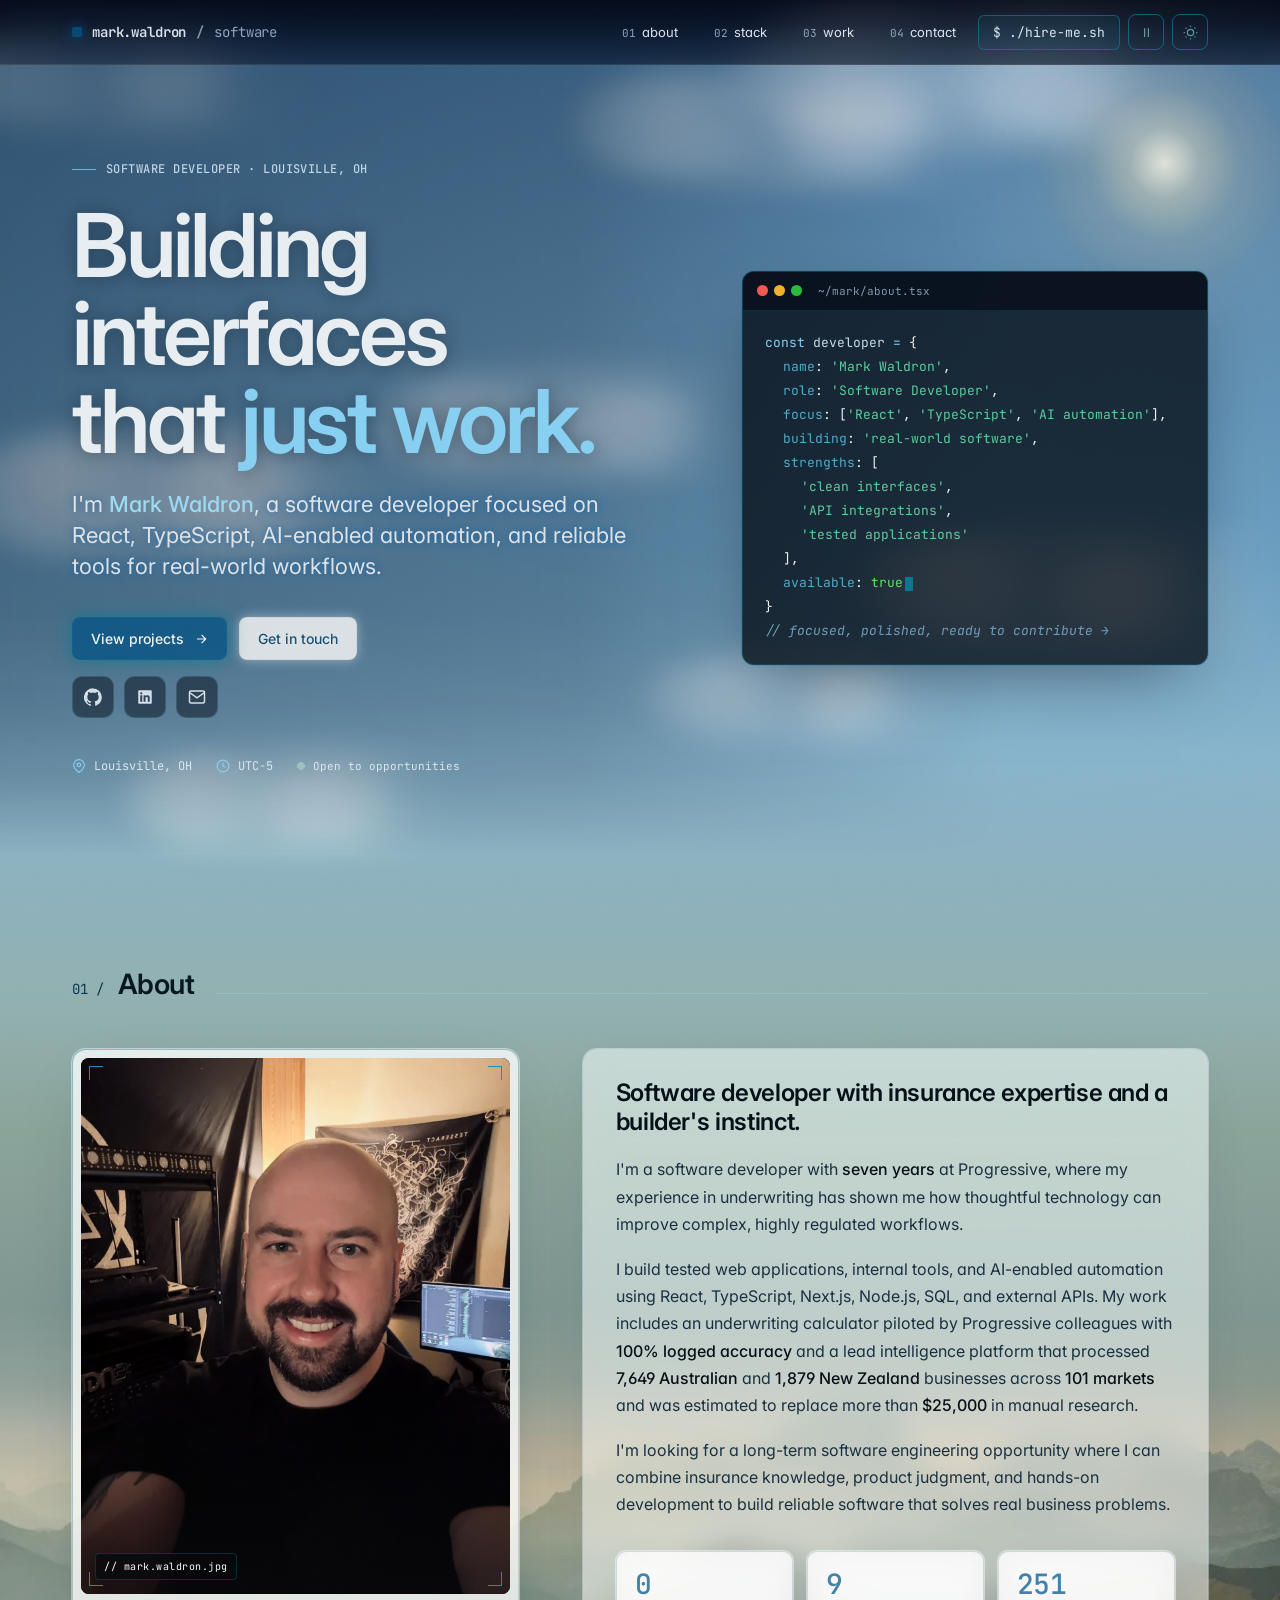
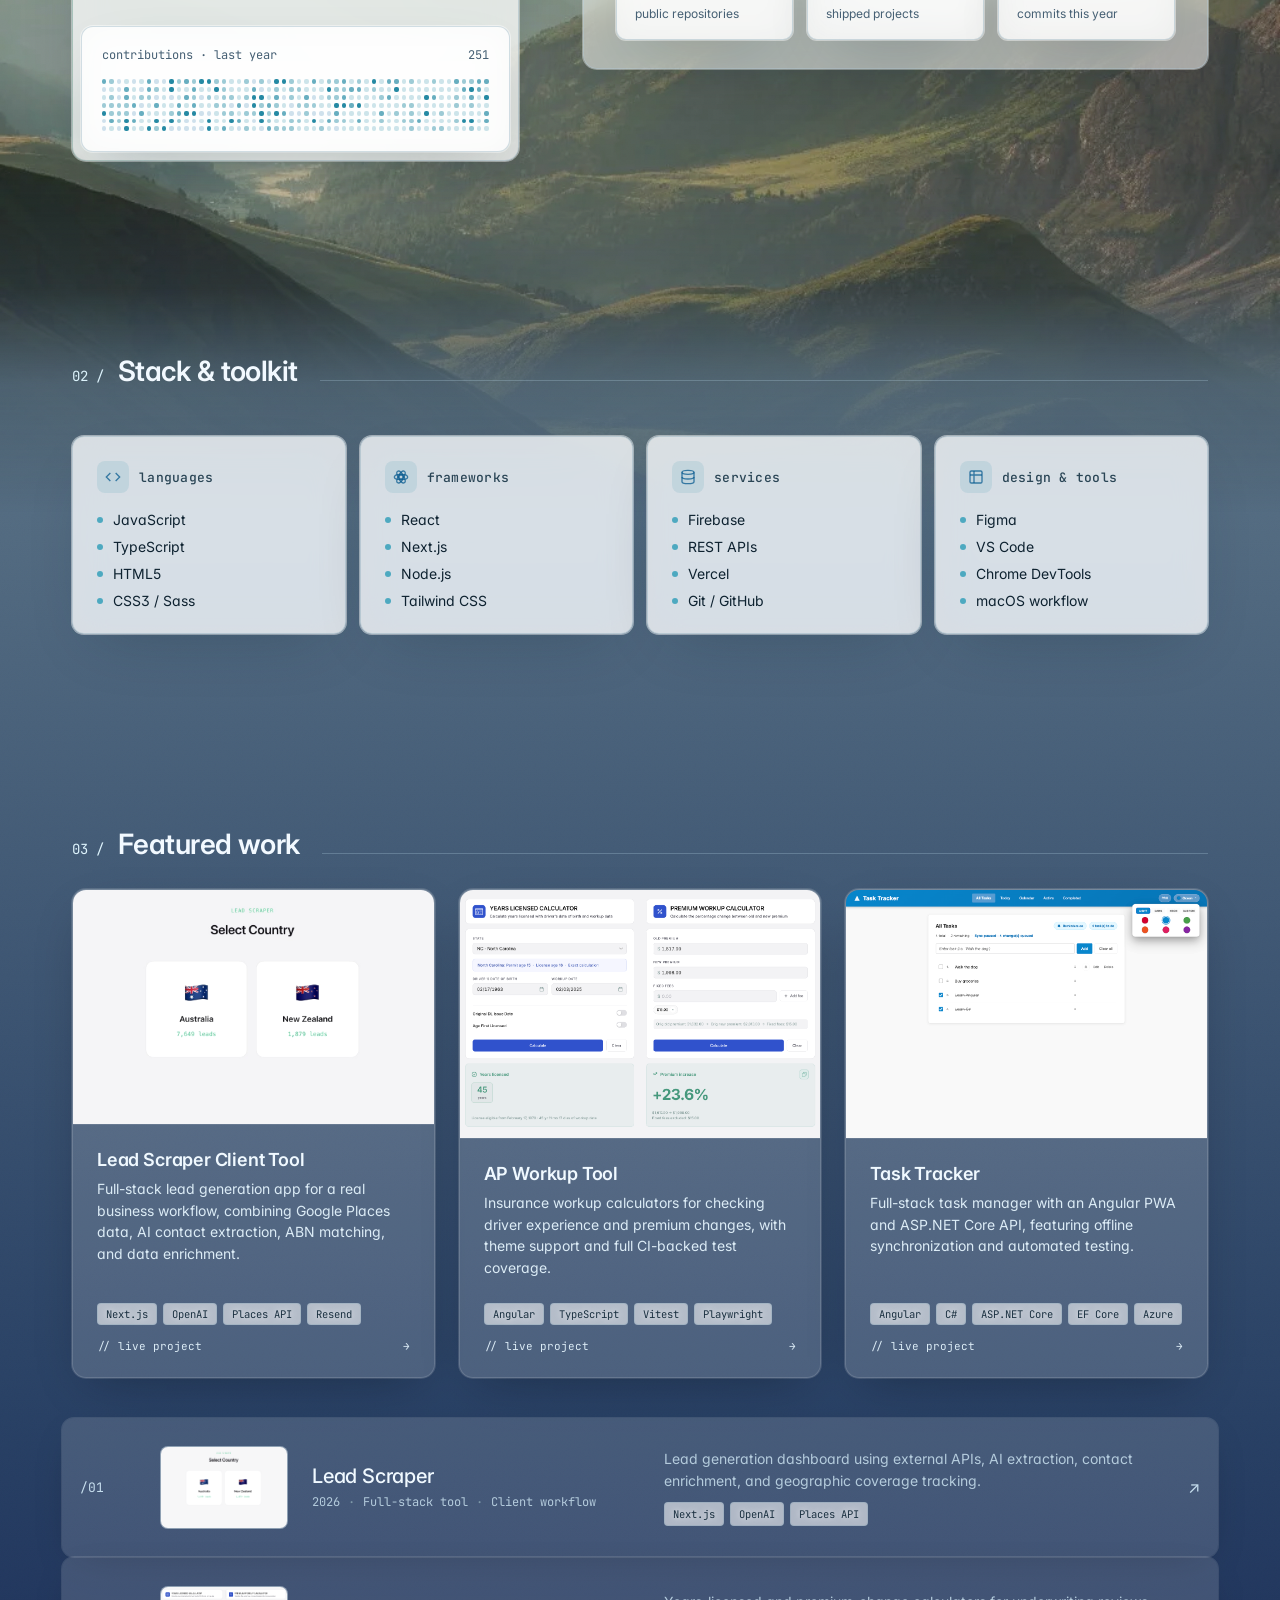
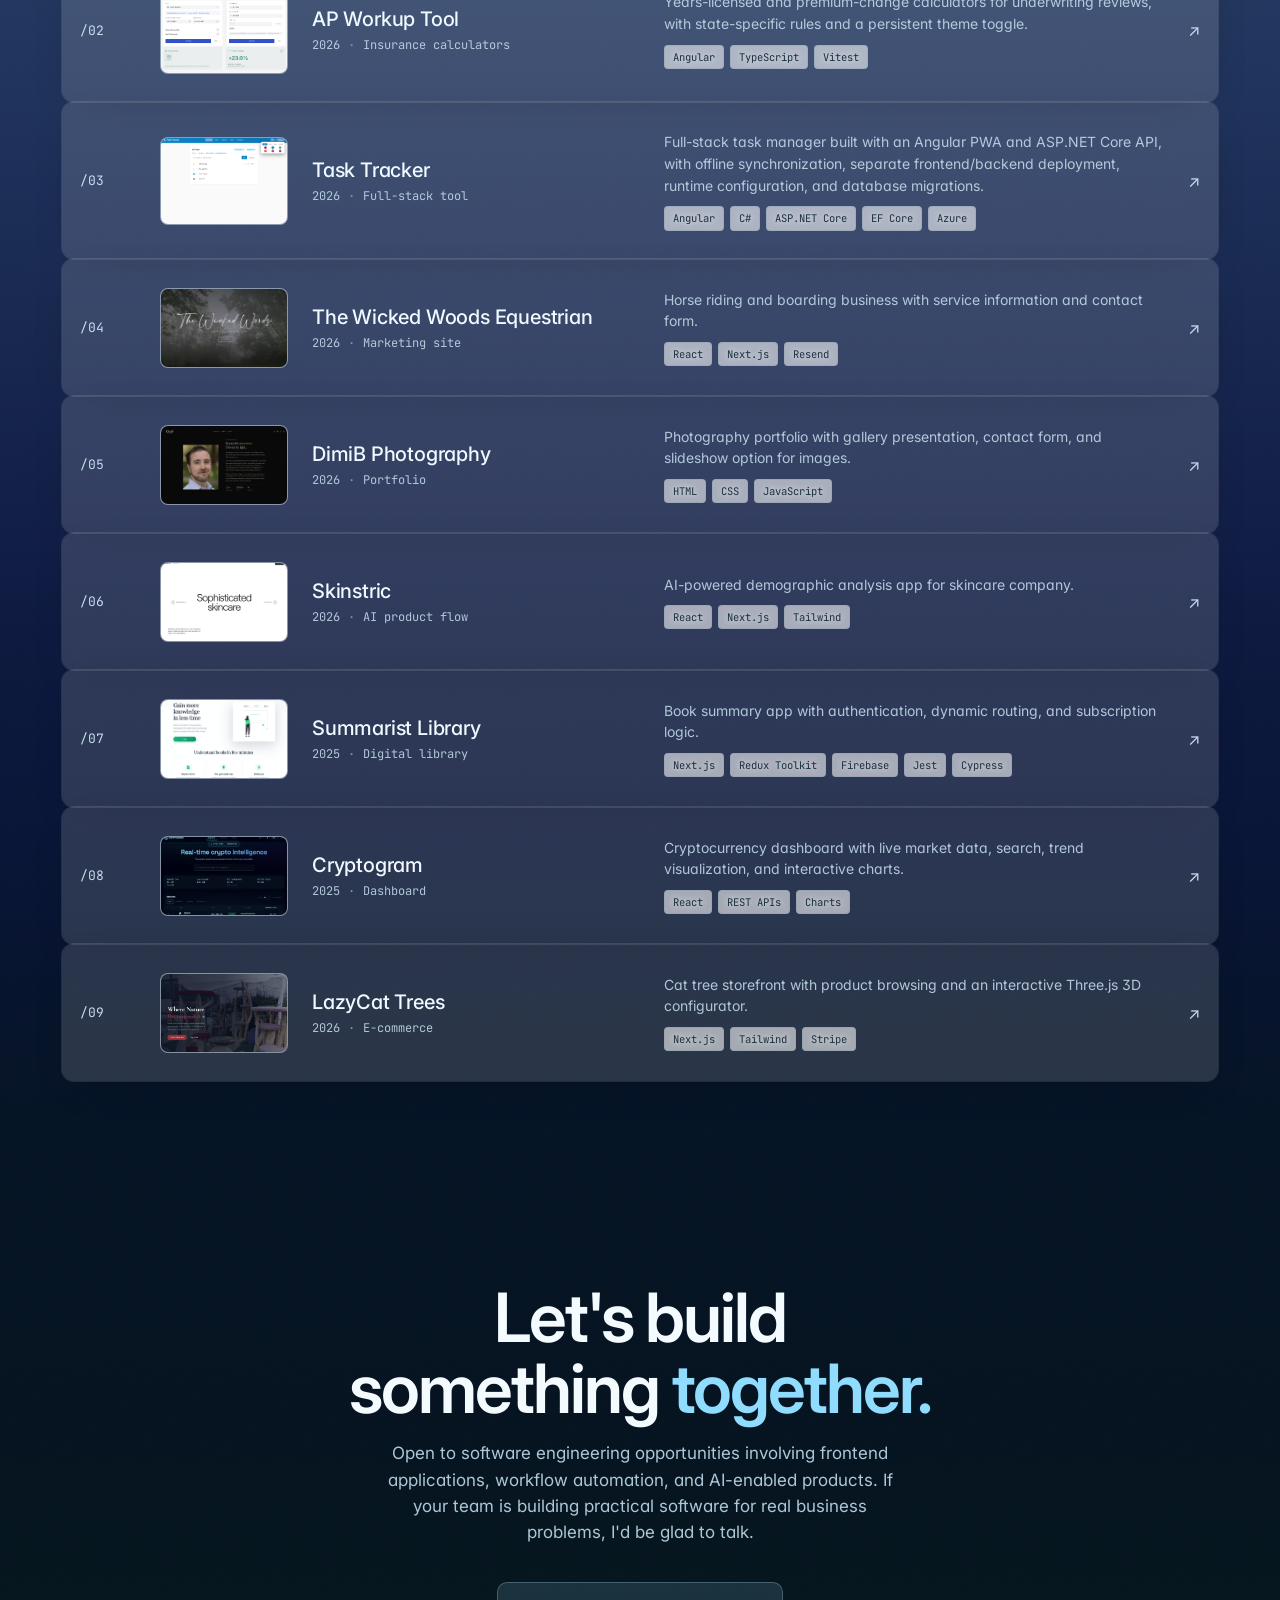
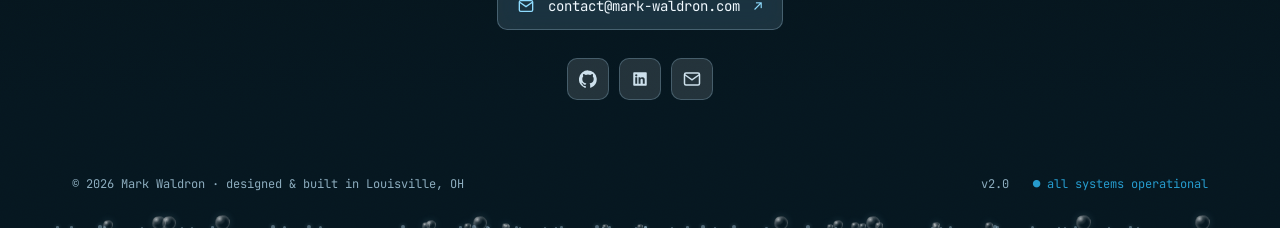
<file: index.html>
<!doctype html>
<html lang="en">
<head>
<meta charset="utf-8" />
<meta name="viewport" content="width=device-width, initial-scale=1" />
<title>Mark Waldron - Software Developer</title>
<meta name="description" content="Mark Waldron is a software developer in Louisville, OH focused on React, TypeScript, and clean UI  building fast, polished, real-world interfaces." />
<meta property="og:title" content="Mark Waldron  Software Developer" />
<meta property="og:description" content="Mark Waldron is a software developer in Louisville, OH focused on React, TypeScript, and clean UI  building fast, polished, real-world interfaces." />
<meta property="og:type" content="website" />
<meta property="og:url" content="https://www.mark-waldron.com/" />
<meta property="og:image" content="https://www.mark-waldron.com/profilepic.jpg" />
<meta name="twitter:card" content="summary_large_image" />
<link rel="icon" type="image/png" href="favicon.png" />
<script>
  (function(){
    var s=localStorage.getItem('portfolio-theme');
    var d=window.matchMedia('(prefers-color-scheme:dark)').matches;
    if((s==='light')||(!s&&!d))document.documentElement.setAttribute('data-theme','light');
    var m=localStorage.getItem('portfolio-motion');
    var r=window.matchMedia('(prefers-reduced-motion:reduce)').matches;
    if((m==='paused')||(!m&&r))document.documentElement.setAttribute('data-motion','paused');
  })();
</script>
<link rel="preconnect" href="https://fonts.googleapis.com" />
<link rel="preconnect" href="https://fonts.gstatic.com" crossorigin />
<link rel="preload" as="image" href="profilepic.webp" type="image/webp" />
<link rel="preload" as="style" href="https://fonts.googleapis.com/css2?family=Inter:wght@300;400;500;600;700&family=JetBrains+Mono:wght@400;500;600&display=optional" onload="this.onload=null;this.rel='stylesheet'" />
<noscript>
  <link rel="stylesheet" href="https://fonts.googleapis.com/css2?family=Inter:wght@300;400;500;600;700&family=JetBrains+Mono:wght@400;500;600&display=optional" />
</noscript>
<link rel="stylesheet" href="styles.css" />
<link rel="modulepreload" href="js/main.js" />
<link rel="modulepreload" href="js/state.js" />
<link rel="modulepreload" href="js/theme.js" />
<link rel="modulepreload" href="js/motion.js" />
<link rel="modulepreload" href="js/matrix-rain.js" />
<link rel="modulepreload" href="js/utc-offset.js" />
<link rel="modulepreload" href="js/github-stats.js" />
<link rel="modulepreload" href="js/heatmap.js" />
<link rel="modulepreload" href="js/nav.js" />
<link rel="modulepreload" href="js/contact-modal.js" />
<link rel="modulepreload" href="js/atmosphere.js" />
<link rel="modulepreload" href="js/solar-dimming.js" />
</head>
<body>

<canvas id="matrix-rain" class="matrix-rain" aria-hidden="true"></canvas>

<div class="atmosphere-scroll" id="atmosphere-scroll" aria-hidden="true">
  <div class="atm-base"></div>
  <div class="atm-sun"></div>
  <div class="atm-clouds">
    <div class="atm-cloud ac1"></div>
    <div class="atm-cloud ac2"></div>
    <div class="atm-cloud ac3"></div>
    <div class="atm-cloud ac4"></div>
    <div class="atm-cloud ac5"></div>
    <div class="atm-cloud ac6"></div>
    <div class="atm-cloud ac7"></div>
    <div class="atm-cloud ac8"></div>
  </div>
  <div class="atm-landscape">
    <img class="atm-earth-photo" src="assets/landscape.webp" alt="" decoding="async" />
  </div>
  <div class="atm-grain"></div>
</div>

<div class="atmosphere-sea-fx" id="atmosphere-sea-fx" aria-hidden="true">
  <div class="atm-bubbles" id="atmosphere-bubbles"></div>
  <div class="atm-particles" id="atmosphere-particles"></div>
</div>

<nav class="top">
  <div class="container inner">
    <a href="#" class="brand">
      <span class="dot"></span>
      mark.waldron<span class="slash">/</span><span class="role">software</span>
    </a>
    <div class="nav-links">
      <a href="#about"><span class="num" aria-hidden="true">01</span>about</a>
      <a href="#stack"><span class="num" aria-hidden="true">02</span>stack</a>
      <a href="#work"><span class="num" aria-hidden="true">03</span>work</a>
      <a href="#contact"><span class="num" aria-hidden="true">04</span>contact</a>
      <button type="button" class="nav-cta contact-modal-trigger">$ ./hire-me.sh</button>
      <button type="button" class="theme-toggle motion-toggle" id="motion-toggle" aria-label="Pause animations" aria-pressed="false">
        <svg class="motion-icon motion-icon--pause" width="15" height="15" viewBox="0 0 24 24" fill="none" stroke="currentColor" stroke-width="2" aria-hidden="true"><line x1="9" y1="5" x2="9" y2="19"/><line x1="15" y1="5" x2="15" y2="19"/></svg>
        <svg class="motion-icon motion-icon--play" width="15" height="15" viewBox="0 0 24 24" fill="none" stroke="currentColor" stroke-width="2" aria-hidden="true"><path d="M7 4l13 8-13 8z"/></svg>
      </button>
      <button type="button" class="theme-toggle" id="theme-toggle" aria-label="Light mode" aria-pressed="false">
        <svg class="theme-icon theme-icon--moon" aria-hidden="true" width="15" height="15" viewBox="0 0 24 24" fill="none" stroke="currentColor" stroke-width="2"><path d="M21 12.79A9 9 0 1 1 11.21 3 7 7 0 0 0 21 12.79z"/></svg>
        <svg class="theme-icon theme-icon--sun" aria-hidden="true" width="15" height="15" viewBox="0 0 24 24" fill="none" stroke="currentColor" stroke-width="2"><circle cx="12" cy="12" r="5"/><line x1="12" y1="1" x2="12" y2="3"/><line x1="12" y1="21" x2="12" y2="23"/><line x1="4.22" y1="4.22" x2="5.64" y2="5.64"/><line x1="18.36" y1="18.36" x2="19.78" y2="19.78"/><line x1="1" y1="12" x2="3" y2="12"/><line x1="21" y1="12" x2="23" y2="12"/><line x1="4.22" y1="19.78" x2="5.64" y2="18.36"/><line x1="18.36" y1="5.64" x2="19.78" y2="4.22"/></svg>
      </button>
    </div>
  </div>
</nav>

<main>

<section class="hero">
  <div class="grid-bg"></div>
  <div class="container">
    <div class="hero-grid">
      <div>
        <div class="eyebrow">SOFTWARE DEVELOPER · LOUISVILLE, OH</div>
        <h1 class="title">Building<br/>interfaces<br/>that <span class="accent">just work.</span></h1>
        <p class="subtitle">I'm <b>Mark Waldron</b>, a software developer focused on React, TypeScript, AI-enabled automation, and reliable tools for real-world workflows.</p>
        <div class="cta-row">
          <a href="#work" class="btn btn-primary">
            View projects
            <svg width="14" height="14" viewBox="0 0 24 24" fill="none" stroke="currentColor" stroke-width="2"><path d="M5 12h14M13 5l7 7-7 7"/></svg>
          </a>
          <button type="button" class="btn btn-ghost contact-modal-trigger">Get in touch</button>
        </div>
        <div class="hero-links">
          <a href="https://github.com/markwaldron7string" target="_blank" rel="noopener noreferrer" aria-label="GitHub">
            <svg width="18" height="18" viewBox="0 0 24 24" fill="currentColor"><path d="M12 .5a12 12 0 0 0-3.8 23.4c.6.1.8-.3.8-.6v-2.1c-3.3.7-4-1.6-4-1.6-.5-1.4-1.3-1.8-1.3-1.8-1.1-.7.1-.7.1-.7 1.2.1 1.8 1.2 1.8 1.2 1.1 1.8 2.8 1.3 3.5 1 .1-.8.4-1.3.8-1.6-2.7-.3-5.5-1.3-5.5-6 0-1.3.5-2.4 1.2-3.2-.1-.3-.5-1.5.1-3.2 0 0 1-.3 3.3 1.2a11.5 11.5 0 0 1 6 0c2.3-1.5 3.3-1.2 3.3-1.2.6 1.7.2 2.9.1 3.2.8.8 1.2 1.9 1.2 3.2 0 4.7-2.8 5.7-5.5 6 .4.4.8 1.1.8 2.2v3.3c0 .3.2.7.8.6A12 12 0 0 0 12 .5z"/></svg>
            <span class="social-flag" aria-hidden="true">GitHub</span>
          </a>
          <a href="https://www.linkedin.com/in/mark-waldron-449940158/" target="_blank" rel="noopener noreferrer" aria-label="LinkedIn">
            <svg width="18" height="18" viewBox="0 0 24 24" fill="currentColor"><path d="M20 3H4a1 1 0 0 0-1 1v16a1 1 0 0 0 1 1h16a1 1 0 0 0 1-1V4a1 1 0 0 0-1-1zM8.3 18.3H5.7V9.7h2.6v8.6zM7 8.5a1.5 1.5 0 1 1 0-3 1.5 1.5 0 0 1 0 3zm11.3 9.8h-2.6v-4.2c0-1 0-2.3-1.4-2.3s-1.6 1.1-1.6 2.2v4.3h-2.6V9.7h2.5v1.2h.1c.4-.7 1.2-1.4 2.5-1.4 2.7 0 3.1 1.7 3.1 4v4.8z"/></svg>
            <span class="social-flag" aria-hidden="true">LinkedIn</span>
          </a>
          <button type="button" class="contact-modal-trigger" aria-label="Open contact form">
            <svg width="18" height="18" viewBox="0 0 24 24" fill="none" stroke="currentColor" stroke-width="2"><rect x="2" y="4" width="20" height="16" rx="2"/><path d="M22 6l-10 7L2 6"/></svg>
            <span class="social-flag" aria-hidden="true">Contact</span>
          </button>
        </div>
        <div class="meta-row">
          <span><svg viewBox="0 0 24 24" fill="none" stroke="currentColor" stroke-width="2"><path d="M21 10c0 7-9 13-9 13s-9-6-9-13a9 9 0 0 1 18 0z"/><circle cx="12" cy="10" r="3"/></svg>Louisville, OH</span>
          <span><svg viewBox="0 0 24 24" fill="none" stroke="currentColor" stroke-width="2"><circle cx="12" cy="12" r="10"/><path d="M12 6v6l4 2"/></svg><span id="cheyenne-offset" data-time-zone="America/New_York">UTC-5</span></span>
          <span class="status"><span class="pulse"></span>Open to opportunities</span>
        </div>
      </div>

      <div class="terminal">
        <div class="terminal-head">
          <div class="dots"><i></i><i></i><i></i></div>
          <span class="file">~/mark/about.tsx</span>
        </div>
        <div class="terminal-body">
          <div><span class="tk-kw">const</span> <span class="tk-var">developer</span> <span class="tk-kw">=</span> {</div>
          <div class="indent"><span class="tk-prop">name</span>: <span class="tk-str">'Mark Waldron'</span>,</div>
          <div class="indent"><span class="tk-prop">role</span>: <span class="tk-str">'Software Developer'</span>,</div>
          <div class="indent"><span class="tk-prop">focus</span>: [<span class="tk-str">'React'</span>, <span class="tk-str">'TypeScript'</span>, <span class="tk-str">'AI automation'</span>],</div>
          <div class="indent"><span class="tk-prop">building</span>: <span class="tk-str">'real-world software'</span>,</div>
          <div class="indent"><span class="tk-prop">strengths</span>: [</div>
          <div class="indent-2"><span class="tk-str">'clean interfaces'</span>,</div>
          <div class="indent-2"><span class="tk-str">'API integrations'</span>,</div>
          <div class="indent-2"><span class="tk-str">'tested applications'</span></div>
          <div class="indent">],</div>
          <div class="indent"><span class="tk-prop">available</span>: <span class="tk-num">true</span><span class="cursor"></span></div>
          <div>}</div>
          <div class="comment-line"><span class="tk-comment">// focused, polished, ready to contribute →</span></div>
        </div>
      </div>
    </div>
  </div>
</section>

<section class="about" id="about">
  <div class="container">
    <div class="section-head"><span class="num">01 /</span><h2>About</h2><div class="rule"></div></div>
    <div class="about-grid">
      <div class="about-card">
        <div class="photo-frame">
          <span class="photo-corner tl"></span>
          <span class="photo-corner tr"></span>
          <span class="photo-corner bl"></span>
          <span class="photo-corner br"></span>
          <picture>
            <source srcset="profilepic.webp" type="image/webp">
            <img class="profile-photo" src="profilepic.jpg" alt="Mark Waldron smiling in his coding workspace" width="640" height="853" />
          </picture>
          <span class="photo-label">// mark.waldron.jpg</span>
        </div>
        <div class="activity">
          <div class="activity-head">
            <span>contributions · last year</span>
            <span class="accent" data-github-stat="commitsThisYear">251</span>
          </div>
          <div class="heatmap" id="heatmap"></div>
        </div>
      </div>

      <div class="about-text">
        <h3>Software developer with insurance expertise and a builder's instinct.</h3>
        <p>I'm a software developer with <b>seven years</b> at Progressive, where my experience in underwriting has shown me how thoughtful technology can improve complex, highly regulated workflows.</p>
        <p>I build tested web applications, internal tools, and AI-enabled automation using React, TypeScript, Next.js, Node.js, SQL, and external APIs. My work includes an underwriting calculator piloted by Progressive colleagues with <b>100% logged accuracy</b> and a lead intelligence platform that processed <b>7,649 Australian</b> and <b>1,879 New Zealand</b> businesses across <b>101 markets</b> and was estimated to replace more than <b>$25,000</b> in manual research.</p>
        <p>I'm looking for a long-term software engineering opportunity where I can combine insurance knowledge, product judgment, and hands-on development to build reliable software that solves real business problems.</p>

        <div class="about-stats" data-github-user="markwaldron7string">
          <div class="stat" title="Synced from GitHub public repository count"><div class="n" data-github-stat="publicRepos">20</div><div class="l">public repositories</div></div>
          <div class="stat" title="Synced from public GitHub repos with live homepage URLs"><div class="n" data-github-stat="shippedProjects">9</div><div class="l">shipped projects</div></div>
          <div class="stat" title="Synced from GitHub commit search for the current year"><div class="n" data-github-stat="commitsThisYear">251</div><div class="l">commits this year</div></div>
        </div>
      </div>
    </div>
  </div>
</section>

<section class="stack" id="stack">
  <div class="container">
    <div class="section-head"><span class="num">02 /</span><h2>Stack &amp; toolkit</h2><div class="rule"></div></div>
    <div class="stack-grid">
      <div class="stack-cat">
        <div class="cat-head">
          <span class="ic">
            <svg width="16" height="16" viewBox="0 0 24 24" fill="none" stroke="currentColor" stroke-width="2"><polyline points="16 18 22 12 16 6"/><polyline points="8 6 2 12 8 18"/></svg>
          </span>
          <h3>languages</h3>
        </div>
        <div class="stack-list">
          <div class="stack-item"><span class="bullet"></span>JavaScript</div>
          <div class="stack-item"><span class="bullet"></span>TypeScript</div>
          <div class="stack-item"><span class="bullet"></span>HTML5</div>
          <div class="stack-item"><span class="bullet"></span>CSS3 / Sass</div>
        </div>
      </div>
      <div class="stack-cat">
        <div class="cat-head">
          <span class="ic">
            <svg width="16" height="16" viewBox="0 0 24 24" fill="none" stroke="currentColor" stroke-width="2"><circle cx="12" cy="12" r="3"/><ellipse cx="12" cy="12" rx="10" ry="4"/><ellipse cx="12" cy="12" rx="10" ry="4" transform="rotate(60 12 12)"/><ellipse cx="12" cy="12" rx="10" ry="4" transform="rotate(120 12 12)"/></svg>
          </span>
          <h3>frameworks</h3>
        </div>
        <div class="stack-list">
          <div class="stack-item"><span class="bullet"></span>React</div>
          <div class="stack-item"><span class="bullet"></span>Next.js</div>
          <div class="stack-item"><span class="bullet"></span>Node.js</div>
          <div class="stack-item"><span class="bullet"></span>Tailwind CSS</div>
        </div>
      </div>
      <div class="stack-cat">
        <div class="cat-head">
          <span class="ic">
            <svg width="16" height="16" viewBox="0 0 24 24" fill="none" stroke="currentColor" stroke-width="2"><ellipse cx="12" cy="5" rx="9" ry="3"/><path d="M3 5v14a9 3 0 0 0 18 0V5"/><path d="M3 12a9 3 0 0 0 18 0"/></svg>
          </span>
          <h3>services</h3>
        </div>
        <div class="stack-list">
          <div class="stack-item"><span class="bullet"></span>Firebase</div>
          <div class="stack-item"><span class="bullet"></span>REST APIs</div>
          <div class="stack-item"><span class="bullet"></span>Vercel</div>
          <div class="stack-item"><span class="bullet"></span>Git / GitHub</div>
        </div>
      </div>
      <div class="stack-cat">
        <div class="cat-head">
          <span class="ic">
            <svg width="16" height="16" viewBox="0 0 24 24" fill="none" stroke="currentColor" stroke-width="2"><rect x="3" y="3" width="18" height="18" rx="2"/><path d="M9 3v18M3 9h18"/></svg>
          </span>
          <h3>design &amp; tools</h3>
        </div>
        <div class="stack-list">
          <div class="stack-item"><span class="bullet"></span>Figma</div>
          <div class="stack-item"><span class="bullet"></span>VS Code</div>
          <div class="stack-item"><span class="bullet"></span>Chrome DevTools</div>
          <div class="stack-item"><span class="bullet"></span>macOS workflow</div>
        </div>
      </div>
    </div>
  </div>
</section>

<section class="featured" id="work">
  <div class="container">
    <div class="section-head"><span class="num">03 /</span><h2>Featured work</h2><div class="rule"></div></div>
    <div class="featured-grid">

      <a class="fp-card" href="https://buyersagent-leadscraper.vercel.app/" target="_blank" rel="noopener noreferrer">
        <div class="fp-preview ls-shot">
          <img src="assets/leadscraper.png" width="1024" height="666" alt="Lead Scraper country selector with 7,649 Australian and 1,879 New Zealand leads" loading="lazy" class="ls-img" />
        </div>
        <div class="fp-body">
          <h3>Lead Scraper  Client Tool</h3>
          <p>Full-stack lead generation app for a real business workflow, combining Google Places data, AI contact extraction, ABN matching, and data enrichment.</p>
          <div class="p-tags">
            <span>Next.js</span><span>OpenAI</span><span>Places API</span><span>Resend</span>
          </div>
          <div class="fp-foot"><span>// live project</span><span>→</span></div>
        </div>
      </a>

      <a class="fp-card" href="https://ap-workup-angular.vercel.app/" target="_blank" rel="noopener noreferrer">
        <div class="fp-preview tall-shot">
          <img src="assets/apworkuptools.png" width="1200" height="827" alt="AP Workup Tool screenshot" loading="lazy" class="ap-img" />
        </div>
        <div class="fp-body">
          <h3>AP Workup Tool</h3>
          <p>Insurance workup calculators for checking driver experience and premium changes, with theme support and full CI-backed test coverage.</p>
          <div class="p-tags">
            <span>Angular</span><span>TypeScript</span><span>Vitest</span><span>Playwright</span>
          </div>
          <div class="fp-foot"><span>// live project</span><span>→</span></div>
        </div>
      </a>

      <a class="fp-card" href="https://task-tracker-fullstack-nu.vercel.app/" target="_blank" rel="noopener noreferrer">
        <div class="fp-preview tall-shot">
          <img src="assets/tasktracker.png" width="1200" height="827" alt="Task Tracker screenshot" loading="lazy" class="tt-img" />
        </div>
        <div class="fp-body">
          <h3>Task Tracker</h3>
          <p>Full-stack task manager with an Angular PWA and ASP.NET Core API, featuring offline synchronization and automated testing.</p>
          <div class="p-tags">
            <span>Angular</span><span>C#</span><span>ASP.NET Core</span><span>EF Core</span><span>Azure</span>
          </div>
          <div class="fp-foot"><span>// live project</span><span>→</span></div>
        </div>
      </a>

    </div>

    <!-- Full project list -->
    <div class="project-list">

      <a class="project" href="https://buyersagent-leadscraper.vercel.app/" target="_blank" rel="noopener noreferrer">
        <div class="p-num">/01</div>
        <div class="p-shot ls-shot"><img src="assets/leadscraper.png" width="1024" height="666" alt="Lead Scraper country selector with 7,649 Australian and 1,879 New Zealand leads" loading="lazy" class="ls-img" /></div>
        <div class="p-info">
          <h3 class="p-title">Lead Scraper</h3>
          <div class="p-meta"><span>2026</span><span>Full-stack tool</span><span>Client workflow</span></div>
        </div>
        <div class="p-desc">
          Lead generation dashboard using external APIs, AI extraction, contact enrichment, and geographic coverage tracking.
          <div class="p-tags"><span>Next.js</span><span>OpenAI</span><span>Places API</span></div>
        </div>
        <div class="p-arrow">↗</div>
      </a>

      <a class="project" href="https://ap-workup-angular.vercel.app/" target="_blank" rel="noopener noreferrer">
        <div class="p-num">/02</div>
        <div class="p-shot tall-shot"><img src="assets/apworkuptools.png" width="1200" height="827" alt="AP Workup Tool screenshot" loading="lazy" class="ap-img" /></div>
        <div class="p-info">
          <h3 class="p-title">AP Workup Tool</h3>
          <div class="p-meta"><span>2026</span><span>Insurance calculators</span></div>
        </div>
        <div class="p-desc">
          Years-licensed and premium-change calculators for underwriting reviews, with state-specific rules and a persistent theme toggle.
          <div class="p-tags"><span>Angular</span><span>TypeScript</span><span>Vitest</span></div>
        </div>
        <div class="p-arrow">↗</div>
      </a>

      <a class="project" href="https://task-tracker-fullstack-nu.vercel.app/" target="_blank" rel="noopener noreferrer">
        <div class="p-num">/03</div>
        <div class="p-shot tall-shot"><img src="assets/tasktracker.png" width="1200" height="827" alt="Task Tracker screenshot" loading="lazy" class="tt-img" /></div>
        <div class="p-info">
          <h3 class="p-title">Task Tracker</h3>
          <div class="p-meta"><span>2026</span><span>Full-stack tool</span></div>
        </div>
        <div class="p-desc">
          Full-stack task manager built with an Angular PWA and ASP.NET Core API, with offline synchronization, separate frontend/backend deployment, runtime configuration, and database migrations.
          <div class="p-tags"><span>Angular</span><span>C#</span><span>ASP.NET Core</span><span>EF Core</span><span>Azure</span></div>
        </div>
        <div class="p-arrow">↗</div>
      </a>

      <a class="project" href="https://www.thewickedwoodsec.com/" target="_blank" rel="noopener noreferrer">
        <div class="p-num">/04</div>
        <div class="p-shot"><img src="assets/WickedWoods.webp" width="1200" height="667" alt="The Wicked Woods Equestrian screenshot" loading="lazy" /></div>
        <div class="p-info">
          <h3 class="p-title">The Wicked Woods Equestrian</h3>
          <div class="p-meta"><span>2026</span><span>Marketing site</span></div>
        </div>
        <div class="p-desc">
          Horse riding and boarding business with service information and contact form.
          <div class="p-tags"><span>React</span><span>Next.js</span><span>Resend</span></div>
        </div>
        <div class="p-arrow">↗</div>
      </a>

      <a class="project" href="https://www.dimibphoto.com/" target="_blank" rel="noopener noreferrer">
        <div class="p-num">/05</div>
        <div class="p-shot"><img src="assets/dimibphoto.webp" width="1200" height="750" alt="DimiB Photography screenshot" loading="lazy" /></div>
        <div class="p-info">
          <h3 class="p-title">DimiB Photography</h3>
          <div class="p-meta"><span>2026</span><span>Portfolio</span></div>
        </div>
        <div class="p-desc">
          Photography portfolio with gallery presentation, contact form, and slideshow option for images.
          <div class="p-tags"><span>HTML</span><span>CSS</span><span>JavaScript</span></div>
        </div>
        <div class="p-arrow">↗</div>
      </a>

      <a class="project" href="https://skinstric-app-tau.vercel.app/" target="_blank" rel="noopener noreferrer">
        <div class="p-num">/06</div>
        <div class="p-shot"><img src="assets/skinstric.webp" width="1200" height="790" alt="Skinstric screenshot" loading="lazy" /></div>
        <div class="p-info">
          <h3 class="p-title">Skinstric</h3>
          <div class="p-meta"><span>2026</span><span>AI product flow</span></div>
        </div>
        <div class="p-desc">
          AI-powered demographic analysis app for skincare company.
          <div class="p-tags"><span>React</span><span>Next.js</span><span>Tailwind</span></div>
        </div>
        <div class="p-arrow">↗</div>
      </a>

      <a class="project" href="https://summarist-mwaldron.vercel.app/" target="_blank" rel="noopener noreferrer">
        <div class="p-num">/07</div>
        <div class="p-shot"><img src="assets/summarist.png" width="400" height="229" alt="Summarist screenshot" loading="lazy" /></div>
        <div class="p-info">
          <h3 class="p-title">Summarist Library</h3>
          <div class="p-meta"><span>2025</span><span>Digital library</span></div>
        </div>
        <div class="p-desc">
          Book summary app with authentication, dynamic routing, and subscription logic.
          <div class="p-tags"><span>Next.js</span><span>Redux Toolkit</span><span>Firebase</span><span>Jest</span><span>Cypress</span></div>
        </div>
        <div class="p-arrow">↗</div>
      </a>

      <a class="project" href="https://cryptogram-six.vercel.app/" target="_blank" rel="noopener noreferrer">
        <div class="p-num">/08</div>
        <div class="p-shot"><img src="assets/cryptogram.png" width="400" height="364" alt="Cryptogram screenshot" loading="lazy" /></div>
        <div class="p-info">
          <h3 class="p-title">Cryptogram</h3>
          <div class="p-meta"><span>2025</span><span>Dashboard</span></div>
        </div>
        <div class="p-desc">
          Cryptocurrency dashboard with live market data, search, trend visualization, and interactive charts.
          <div class="p-tags"><span>React</span><span>REST APIs</span><span>Charts</span></div>
        </div>
        <div class="p-arrow">↗</div>
      </a>

      <a class="project" href="https://lazycat-trees.vercel.app/" target="_blank" rel="noopener noreferrer">
        <div class="p-num">/09</div>
        <div class="p-shot"><img src="assets/LazyCatTrees.webp" width="400" height="287" alt="LazyCat Trees screenshot" loading="lazy" /></div>
        <div class="p-info">
          <h3 class="p-title">LazyCat Trees</h3>
          <div class="p-meta"><span>2026</span><span>E-commerce</span></div>
        </div>
        <div class="p-desc">
          Cat tree storefront with product browsing and an interactive Three.js 3D configurator.
          <div class="p-tags"><span>Next.js</span><span>Tailwind</span><span>Stripe</span></div>
        </div>
        <div class="p-arrow">↗</div>
      </a>

    </div>
  </div>
</section>

<section class="contact" id="contact">
  <div class="container">
    <h2>Let's build<br/>something <span class="accent">together.</span></h2>
    <p>Open to software engineering opportunities involving frontend applications, workflow automation, and AI-enabled products. If your team is building practical software for real business problems, I'd be glad to talk.</p>
    <a href="mailto:contact@mark-waldron.com" class="contact-card">
      <svg width="16" height="16" viewBox="0 0 24 24" fill="none" stroke="var(--accent)" stroke-width="2"><rect x="2" y="4" width="20" height="16" rx="2"/><path d="M22 6l-10 7L2 6"/></svg>
      <span>contact@mark-waldron.com</span>
      <span class="arr">↗</span>
    </a>
    <div class="social-row">
      <a href="https://github.com/markwaldron7string" target="_blank" rel="noopener noreferrer" aria-label="GitHub">
        <svg width="18" height="18" viewBox="0 0 24 24" fill="currentColor"><path d="M12 .5a12 12 0 0 0-3.8 23.4c.6.1.8-.3.8-.6v-2.1c-3.3.7-4-1.6-4-1.6-.5-1.4-1.3-1.8-1.3-1.8-1.1-.7.1-.7.1-.7 1.2.1 1.8 1.2 1.8 1.2 1.1 1.8 2.8 1.3 3.5 1 .1-.8.4-1.3.8-1.6-2.7-.3-5.5-1.3-5.5-6 0-1.3.5-2.4 1.2-3.2-.1-.3-.5-1.5.1-3.2 0 0 1-.3 3.3 1.2a11.5 11.5 0 0 1 6 0c2.3-1.5 3.3-1.2 3.3-1.2.6 1.7.2 2.9.1 3.2.8.8 1.2 1.9 1.2 3.2 0 4.7-2.8 5.7-5.5 6 .4.4.8 1.1.8 2.2v3.3c0 .3.2.7.8.6A12 12 0 0 0 12 .5z"/></svg>
        <span class="social-flag" aria-hidden="true">GitHub</span>
      </a>
      <a href="https://www.linkedin.com/in/mark-waldron-449940158/" target="_blank" rel="noopener noreferrer" aria-label="LinkedIn">
        <svg width="18" height="18" viewBox="0 0 24 24" fill="currentColor"><path d="M20 3H4a1 1 0 0 0-1 1v16a1 1 0 0 0 1 1h16a1 1 0 0 0 1-1V4a1 1 0 0 0-1-1zM8.3 18.3H5.7V9.7h2.6v8.6zM7 8.5a1.5 1.5 0 1 1 0-3 1.5 1.5 0 0 1 0 3zm11.3 9.8h-2.6v-4.2c0-1 0-2.3-1.4-2.3s-1.6 1.1-1.6 2.2v4.3h-2.6V9.7h2.5v1.2h.1c.4-.7 1.2-1.4 2.5-1.4 2.7 0 3.1 1.7 3.1 4v4.8z"/></svg>
        <span class="social-flag" aria-hidden="true">LinkedIn</span>
      </a>
      <button type="button" class="contact-modal-trigger" aria-label="Open contact form">
        <svg width="18" height="18" viewBox="0 0 24 24" fill="none" stroke="currentColor" stroke-width="2"><rect x="2" y="4" width="20" height="16" rx="2"/><path d="M22 6l-10 7L2 6"/></svg>
        <span class="social-flag" aria-hidden="true">Contact</span>
      </button>
    </div>
  </div>
</section>

</main>

<footer>
  <div class="container row">
    <div>© 2026 Mark Waldron · designed &amp; built in Louisville, OH</div>
    <div class="right">
      <span>v2.0</span>
      <span class="status-indicator">● all systems operational</span>
    </div>
  </div>
</footer>

<style>
  .status-indicator { color: var(--green); }
</style>

<div class="contact-modal" id="contact-modal" role="dialog" aria-modal="true" aria-labelledby="contact-modal-title" aria-hidden="true">
  <div class="contact-modal__backdrop" data-contact-close></div>
  <div class="contact-modal__panel">
    <div class="contact-modal__reveal">
      <button type="button" class="contact-modal__close" data-contact-close aria-label="Close contact form">×</button>
      <div class="contact-modal__inner">
        <div class="contact-modal__head">
          <h3 id="contact-modal-title">Send a message</h3>
          <p>I'll get back to you as soon as I can.</p>
        </div>
        <form class="contact-form" id="contact-form" novalidate>
          <input type="checkbox" name="botcheck" class="contact-form__botcheck" tabindex="-1" autocomplete="off" aria-hidden="true" />
          <label>
            Name
            <input type="text" name="name" autocomplete="name" required placeholder="Your name" />
          </label>
          <label>
            Email
            <input type="email" name="email" autocomplete="email" required placeholder="you@example.com" />
          </label>
          <label>
            Message
            <textarea name="message" required placeholder="What would you like to work on?"></textarea>
          </label>
          <button type="submit" class="contact-form__submit" id="contact-form-submit">
            Send message
            <svg width="14" height="14" viewBox="0 0 24 24" fill="none" stroke="currentColor" stroke-width="2"><path d="M5 12h14M13 5l7 7-7 7"/></svg>
          </button>
        </form>
        <p class="contact-form__status" id="contact-form-status" role="status" aria-live="polite"></p>
      </div>
    </div>
    <div class="contact-modal__doorway" aria-hidden="true">
      <div class="contact-modal__door contact-modal__door--left"></div>
      <div class="contact-modal__door contact-modal__door--right"></div>
    </div>
    <div class="contact-modal__logo-stage" aria-hidden="true">
      <div class="contact-modal__logo-glow-container">
        <div class="contact-modal__logo-glow"></div>
      </div>
      <div class="contact-modal__logo-wrap">
        <div class="contact-modal__logo-base"></div>
        <div class="contact-modal__logo-shimmer"></div>
      </div>
    </div>
  </div>
</div>

<script type="module" src="js/main.js"></script>

</body>
</html>
</file>
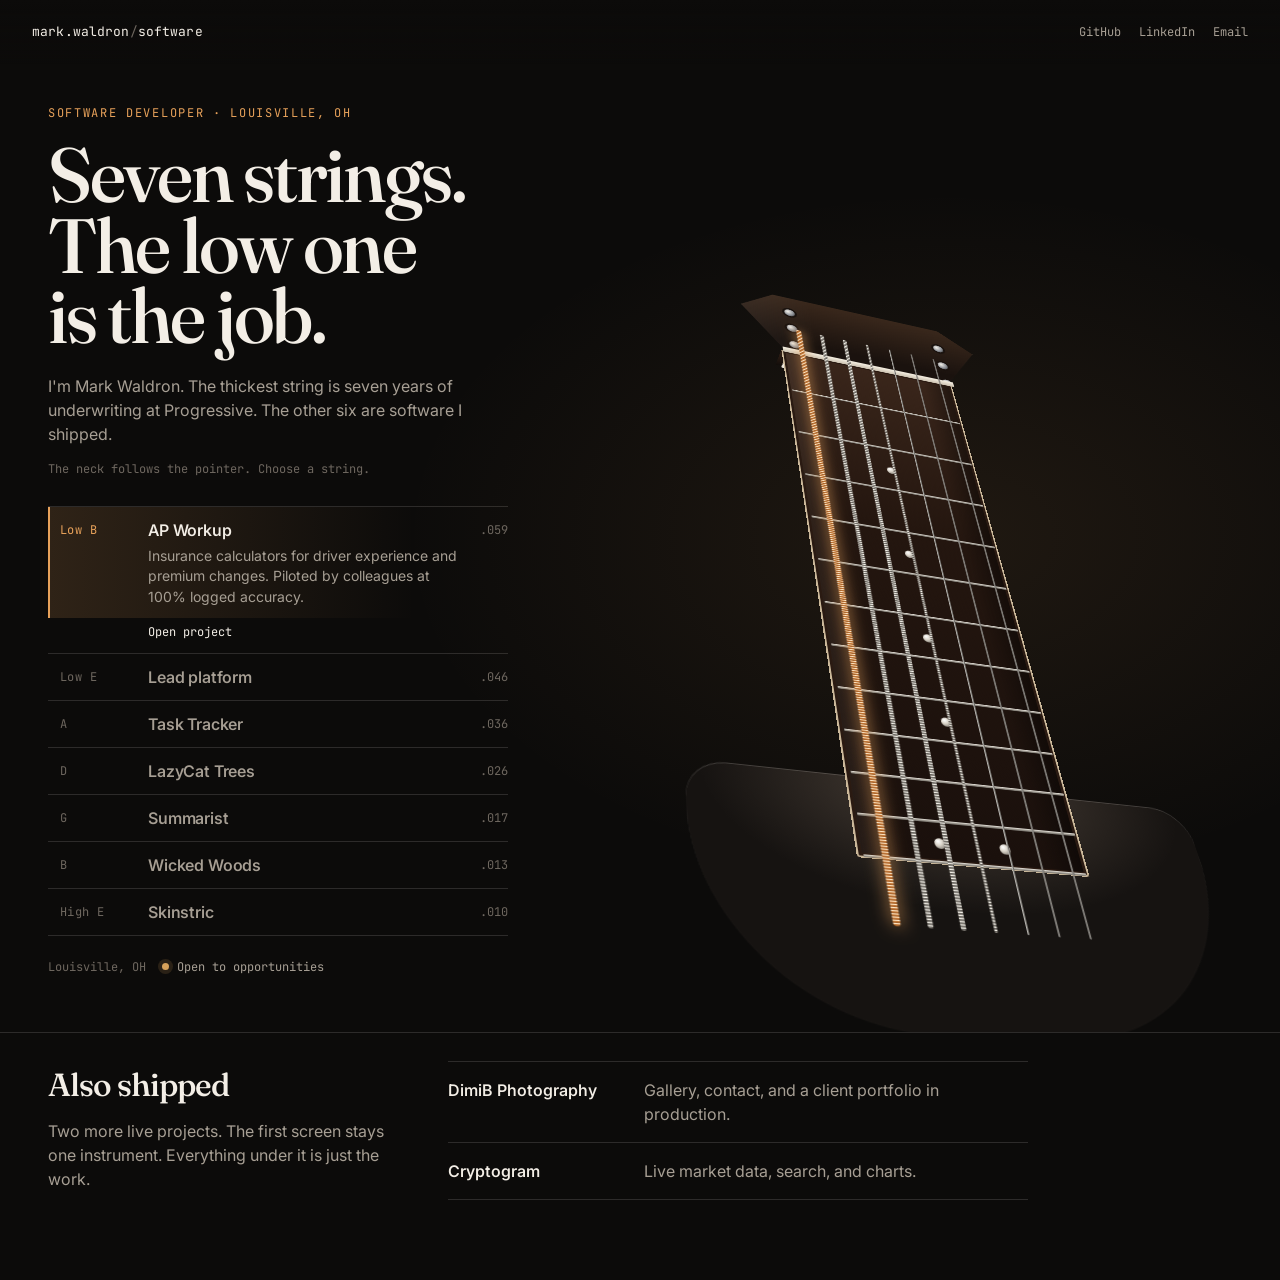
<file: concepts/seven-string.html>
<!doctype html>
<html lang="en">
<head>
<meta charset="utf-8" />
<meta name="viewport" content="width=device-width, initial-scale=1" />
<title>Mark Waldron — Seven strings</title>
<meta name="description" content="Concept preview for a portfolio hero: a 7-string neck, one shipped project per string." />
<link rel="preconnect" href="https://fonts.googleapis.com" />
<link rel="preconnect" href="https://fonts.gstatic.com" crossorigin />
<link href="https://fonts.googleapis.com/css2?family=Fraunces:opsz,wght@9..144,520;9..144,620&family=Inter:wght@400;500;600&family=JetBrains+Mono:wght@400;500&display=swap" rel="stylesheet" />
<style>
  :root {
    --bg: #0c0b0a;
    --ink: #f3eee6;
    --muted: #a79f94;
    --dim: #6e675f;
    --line: rgba(243, 238, 230, 0.14);
    --amber: #e7a15a;
    --amber-soft: rgba(231, 161, 90, 0.16);
    --serif: "Fraunces", "Iowan Old Style", Palatino, serif;
    --sans: Inter, system-ui, sans-serif;
    --mono: "JetBrains Mono", ui-monospace, monospace;
    color-scheme: dark;
  }

  * { box-sizing: border-box; }
  html, body { margin: 0; padding: 0; }
  body {
    background:
      radial-gradient(880px 560px at 74% 42%, rgba(231, 161, 90, 0.09), transparent 62%),
      var(--bg);
    color: var(--ink);
    font-family: var(--sans);
    font-size: 16px;
    line-height: 1.5;
  }
  a { color: inherit; }
  button, a { -webkit-tap-highlight-color: transparent; }
  :focus-visible {
    outline: 2px solid var(--amber);
    outline-offset: 3px;
  }

  .top {
    position: fixed;
    z-index: 5;
    top: 0; left: 0; right: 0;
    display: flex;
    align-items: center;
    justify-content: space-between;
    padding: 22px 32px;
    background: linear-gradient(var(--bg), rgba(12, 11, 10, 0.72) 70%, transparent);
  }
  .brand {
    font-family: var(--mono);
    font-size: 13px;
    letter-spacing: 0.01em;
    text-decoration: none;
  }
  .brand i { color: var(--dim); font-style: normal; }
  .nav-links {
    display: flex;
    gap: 18px;
    font-family: var(--mono);
    font-size: 12px;
  }
  .nav-links a { color: var(--muted); text-decoration: none; }
  .nav-links a:hover { color: var(--ink); }

  .hero {
    min-height: 100vh;
    display: grid;
    grid-template-columns: minmax(300px, 520px) minmax(280px, 1fr);
    grid-template-rows: auto auto;
    align-items: center;
    column-gap: 12px;
    padding: 104px 32px 56px 48px;
    overflow: hidden;
  }
  .copy { display: contents; }
  .intro { grid-column: 1; grid-row: 1; align-self: end; }
  .chooser { grid-column: 1; grid-row: 2; align-self: start; }
  .stage { grid-column: 2; grid-row: 1 / span 2; }

  .eyebrow {
    margin: 0 0 18px;
    color: var(--amber);
    font-family: var(--mono);
    font-size: 12px;
    letter-spacing: 0.14em;
    text-transform: uppercase;
  }
  h1 {
    margin: 0;
    font-family: var(--serif);
    font-weight: 520;
    font-size: clamp(52px, 6vw, 84px);
    line-height: 0.92;
    letter-spacing: -0.03em;
  }
  h1 span { display: block; }
  .deck {
    max-width: 42ch;
    margin: 22px 0 0;
    color: var(--muted);
    font-size: 16px;
  }
  .hint {
    margin: 14px 0 0;
    color: var(--dim);
    font-family: var(--mono);
    font-size: 12px;
  }

  .string-list {
    margin: 28px 0 0;
    padding: 0;
    list-style: none;
    max-width: 460px;
    border-bottom: 1px solid var(--line);
  }
  .string-row {
    border-top: 1px solid var(--line);
  }
  .string-list button {
    width: 100%;
    display: grid;
    grid-template-columns: 76px 1fr auto;
    gap: 12px;
    align-items: start;
    padding: 11px 0 11px 12px;
    border: 0;
    background: transparent;
    color: var(--muted);
    text-align: left;
    cursor: pointer;
    font: inherit;
  }
  .string-list button:hover { color: var(--ink); }
  .string-row.is-active button {
    color: var(--ink);
    background: linear-gradient(90deg, var(--amber-soft), transparent 80%);
    box-shadow: inset 2px 0 0 var(--amber);
  }
  .pitch {
    font-family: var(--mono);
    font-size: 12px;
    letter-spacing: 0.04em;
    padding-top: 3px;
    color: var(--dim);
  }
  .string-row.is-active .pitch { color: var(--amber); }
  .work-name { font-weight: 560; letter-spacing: -0.01em; }
  .proof {
    display: none;
    margin-top: 4px;
    color: var(--muted);
    font-size: 14px;
    line-height: 1.45;
    max-width: 38ch;
  }
  .string-row.is-active .proof { display: block; }
  .open {
    display: none;
    margin: -4px 0 12px 100px;
    color: var(--ink);
    font-family: var(--mono);
    font-size: 12px;
    text-decoration: none;
  }
  .string-row.is-active .open { display: inline-block; }
  .open:hover { color: var(--amber); }
  .gauge {
    font-family: var(--mono);
    font-size: 12px;
    color: var(--dim);
    padding-top: 3px;
  }

  .meta {
    display: flex;
    flex-wrap: wrap;
    gap: 16px;
    margin-top: 22px;
    color: var(--dim);
    font-family: var(--mono);
    font-size: 12px;
  }
  .status { color: var(--muted); }
  .status::before {
    content: "";
    display: inline-block;
    width: 7px; height: 7px;
    margin-right: 8px;
    border-radius: 50%;
    background: #d7a15a;
    box-shadow: 0 0 0 4px rgba(215, 161, 90, 0.15);
    transform: translateY(-1px);
  }

  .stage {
    position: relative;
    height: min(860px, calc(100vh - 80px));
    min-height: 620px;
  }
  .floor {
    position: absolute;
    left: 50%;
    bottom: 7%;
    width: 340px;
    height: 48px;
    transform: translateX(-30%);
    background: rgba(0, 0, 0, 0.55);
    filter: blur(22px);
    border-radius: 50%;
    pointer-events: none;
  }
  .rig {
    position: absolute;
    inset: 0;
    display: grid;
    place-items: center;
    perspective: 1400px;
    perspective-origin: 42% 48%;
  }
  .neck {
    position: relative;
    width: 230px;
    height: 720px;
    margin-left: 40px;
    transform-style: preserve-3d;
    transform-origin: 50% 72%;
    will-change: transform;
  }
  .board {
    position: absolute;
    inset: 0;
    transform: translateZ(12px);
    transform-style: preserve-3d;
    border-radius: 3px;
    background:
      linear-gradient(90deg, rgba(255,255,255,0.05), transparent 18% 82%, rgba(0,0,0,0.45)),
      linear-gradient(#3a261b, #24160f 40%, #1a100c);
    box-shadow:
      inset 0 0 0 2px #cbb89a,
      inset 0 0 0 5px #2a1a12;
  }
  .fret {
    position: absolute;
    left: 5px; right: 5px;
    height: 3px;
    transform: translateY(-50%) translateZ(3px);
    background: linear-gradient(#f4f1ea, #9a958c 55%, #6d6a64);
    border-radius: 1px;
    pointer-events: none;
  }
  .inlay {
    position: absolute;
    width: 11px; height: 11px;
    margin-left: -5.5px;
    border-radius: 50%;
    transform: translateY(-50%) translateZ(1px);
    background: radial-gradient(circle at 35% 30%, #fff 0, #d9d3c8 40%, #8f8a82 78%);
    pointer-events: none;
  }
  .nut {
    position: absolute;
    top: 0; left: 0; right: 0;
    height: 10px;
    transform: translateZ(5px);
    background: linear-gradient(#f7f1e4, #c9bfae);
    pointer-events: none;
  }
  .string {
    position: absolute;
    top: -36px;
    bottom: -70px;
    width: 28px;
    transform: translateX(-50%) translateZ(9px);
    border: 0;
    padding: 0;
    background: transparent;
    cursor: pointer;
  }
  .wire {
    position: absolute;
    top: 0; bottom: 0;
    left: 50%;
    transform: translateX(-50%);
    border-radius: 99px;
    background: linear-gradient(90deg, #5d5b58, #f2f0ea 42%, #8d8a84 58%, #3e3c3a);
  }
  .wire.wound {
    background: repeating-linear-gradient(
      180deg,
      #8a867f 0 1px,
      #f3f0e8 1px 2px,
      #6a6660 2px 3px
    );
  }
  .string.is-active .wire {
    background: linear-gradient(90deg, #8a5a28, #ffe1b5 42%, #e7a15a 60%, #6a4018);
    box-shadow: 0 0 16px rgba(231, 161, 90, 0.85);
  }
  .string.is-active .wire.wound {
    background: repeating-linear-gradient(
      180deg,
      #a8642c 0 1px,
      #ffe6c4 1px 2px,
      #c47a3a 2px 3px
    );
    box-shadow: 0 0 16px rgba(231, 161, 90, 0.85);
  }
  @keyframes pluck {
    0% { transform: translateX(-50%) translateX(0); }
    18% { transform: translateX(-50%) translateX(4px); }
    40% { transform: translateX(-50%) translateX(-2.5px); }
    62% { transform: translateX(-50%) translateX(1.4px); }
    82% { transform: translateX(-50%) translateX(-0.5px); }
    100% { transform: translateX(-50%) translateX(0); }
  }
  .wire.pluck { animation: pluck 520ms ease-out; }

  .side {
    position: absolute;
    left: 0; right: 0; top: 0;
    height: 24px;
    transform-origin: top center;
    transform: rotateX(-90deg) translateY(-12px);
    background: linear-gradient(#3a2418, #120d0a);
  }
  .side-dot {
    position: absolute;
    left: 8px;
    width: 7px; height: 7px;
    margin-top: -3.5px;
    border-radius: 50%;
    background: #efe8dc;
  }
  .headstock {
    position: absolute;
    top: -118px;
    left: -46px;
    width: 322px;
    height: 128px;
    transform: translateZ(12px);
    background:
      linear-gradient(90deg, rgba(255,255,255,0.05), transparent 30%),
      linear-gradient(180deg, #3a281c, #1a120e 75%);
    clip-path: polygon(18% 100%, 82% 100%, 100% 30%, 86% 2%, 14% 2%, 0 30%);
    box-shadow: inset 0 0 0 1px rgba(203, 184, 154, 0.25);
  }
  .tuner {
    position: absolute;
    width: 14px; height: 14px;
    border-radius: 50%;
    background: radial-gradient(circle at 35% 35%, #f4f1ea, #8d9096 55%, #2c2e32);
    box-shadow: 0 0 0 3px #1a120e;
  }
  .body {
    position: absolute;
    left: 50%;
    bottom: -150px;
    width: 520px;
    height: 250px;
    transform: translateX(-50%) translateZ(-6px);
    background:
      radial-gradient(70% 80% at 50% 0%, #4a4038, #161311 68%);
    border-radius: 40px 40px 200px 200px;
    box-shadow: inset 0 1px 0 rgba(243, 238, 230, 0.18);
  }
  .pickup {
    position: absolute;
    left: 50%;
    top: 28px;
    width: 150px;
    height: 28px;
    transform: translateX(-50%);
    border-radius: 4px;
    background: linear-gradient(#2a2d32, #0e0f11);
    box-shadow: inset 0 0 0 1px rgba(255,255,255,0.12);
  }
  .poles {
    display: flex;
    justify-content: space-between;
    padding: 8px 10px 0;
  }
  .poles i {
    width: 6px; height: 6px;
    border-radius: 50%;
    background: #c5c8cc;
    display: block;
  }

  .bench {
    padding: 28px 48px 80px;
    border-top: 1px solid var(--line);
  }
  .bench-grid {
    display: grid;
    grid-template-columns: minmax(240px, 360px) 1fr;
    gap: 40px;
    max-width: 980px;
  }
  .bench h2 {
    margin: 0 0 10px;
    font-family: var(--serif);
    font-weight: 520;
    font-size: 32px;
    letter-spacing: -0.03em;
  }
  .bench p { margin: 0; color: var(--muted); max-width: 42ch; }
  .also { display: grid; gap: 0; align-content: start; }
  .also a {
    display: grid;
    grid-template-columns: 180px 1fr;
    gap: 16px;
    padding: 16px 0;
    border-top: 1px solid var(--line);
    text-decoration: none;
  }
  .also a:last-child { border-bottom: 1px solid var(--line); }
  .also strong { font-weight: 560; }
  .also span { color: var(--muted); }

  @media (max-width: 900px) {
    .top { padding: 18px 20px; flex-wrap: wrap; gap: 8px 16px; }
    .hero {
      grid-template-columns: 1fr;
      grid-template-rows: auto auto auto;
      padding: 96px 20px 32px;
      min-height: auto;
    }
    .intro, .chooser, .stage { grid-column: 1; }
    .intro { grid-row: 1; }
    .stage { grid-row: 2; height: 420px; min-height: 0; }
    .chooser { grid-row: 3; }
    .neck { width: 168px; height: 520px; margin-left: 0; }
    .rig { transform: scale(0.92); }
    .bench { padding: 20px 20px 64px; }
    .bench-grid, .also a { grid-template-columns: 1fr; gap: 8px; }
    h1 { font-size: 52px; }
  }

  @media (prefers-reduced-motion: reduce) {
    .wire.pluck { animation: none; }
    .neck { transform: rotateX(48deg) rotateY(20deg) rotateZ(-8deg) !important; }
  }
</style>
</head>
<body>
<header class="top">
  <a class="brand" href="#top">mark.waldron<i>/</i>software</a>
  <nav class="nav-links" aria-label="Contact">
    <a href="https://github.com/markwaldron7string" target="_blank" rel="noopener noreferrer">GitHub</a>
    <a href="https://www.linkedin.com/in/mark-waldron-449940158/" target="_blank" rel="noopener noreferrer">LinkedIn</a>
    <a href="mailto:contact@mark-waldron.com">Email</a>
  </nav>
</header>

<main id="top">
  <section class="hero">
    <div class="copy">
    <div class="intro">
      <p class="eyebrow">Software developer · Louisville, OH</p>
      <h1><span>Seven strings.</span><span>The low one</span><span>is the job.</span></h1>
      <p class="deck">I'm Mark Waldron. The thickest string is seven years of underwriting at Progressive. The other six are software I shipped.</p>
      <p class="hint">The neck follows the pointer. Choose a string.</p>
    </div>
    <div class="chooser">
      <div class="string-list" id="string-list" role="list"></div>
      <div class="meta">
        <span>Louisville, OH</span>
        <span class="status">Open to opportunities</span>
      </div>
    </div>
    </div>

    <div class="stage" id="stage" aria-hidden="true">
      <div class="floor"></div>
      <div class="rig">
        <div class="neck" id="neck">
          <div class="body">
            <div class="pickup"><div class="poles" id="poles"></div></div>
          </div>
          <div class="headstock" id="headstock"></div>
          <div class="side" id="side"></div>
          <div class="board" id="board"></div>
        </div>
      </div>
    </div>
  </section>

  <section class="bench" aria-labelledby="bench-title">
    <div class="bench-grid">
      <div>
        <h2 id="bench-title">Also shipped</h2>
        <p>Two more live projects. The first screen stays one instrument. Everything under it is just the work.</p>
      </div>
      <div class="also">
        <a href="https://www.dimibphoto.com/" target="_blank" rel="noopener noreferrer">
          <strong>DimiB Photography</strong>
          <span>Gallery, contact, and a client portfolio in production.</span>
        </a>
        <a href="https://cryptogram-six.vercel.app/" target="_blank" rel="noopener noreferrer">
          <strong>Cryptogram</strong>
          <span>Live market data, search, and charts.</span>
        </a>
      </div>
    </div>
  </section>
</main>

<script>
const STRINGS = [
  {
    pitch: "Low B",
    note: "B1",
    gauge: ".059",
    wound: true,
    name: "AP Workup",
    proof: "Insurance calculators for driver experience and premium changes. Piloted by colleagues at 100% logged accuracy.",
    href: "https://ap-workup-angular.vercel.app/"
  },
  {
    pitch: "Low E",
    note: "E2",
    gauge: ".046",
    wound: true,
    name: "Lead platform",
    proof: "AI lead intelligence across 101 markets: 7,649 Australian and 1,879 New Zealand businesses.",
    href: "https://buyersagent-leadscraper.vercel.app/"
  },
  {
    pitch: "A",
    note: "A2",
    gauge: ".036",
    wound: true,
    name: "Task Tracker",
    proof: "Full-stack tasks. Angular PWA, ASP.NET Core API, offline sync, and tests.",
    href: "https://task-tracker-fullstack-nu.vercel.app/"
  },
  {
    pitch: "D",
    note: "D3",
    gauge: ".026",
    wound: true,
    name: "LazyCat Trees",
    proof: "A storefront with a Three.js builder and Stripe checkout. 3D, already in production.",
    href: "https://lazycat-trees.vercel.app/"
  },
  {
    pitch: "G",
    note: "G3",
    gauge: ".017",
    wound: false,
    name: "Summarist",
    proof: "Book summaries with accounts, saved libraries, audio playback, and subscriptions.",
    href: "https://summarist-mwaldron.vercel.app/"
  },
  {
    pitch: "B",
    note: "B3",
    gauge: ".013",
    wound: false,
    name: "Wicked Woods",
    proof: "Live site for a horse riding and boarding business.",
    href: "https://www.thewickedwoodsec.com/"
  },
  {
    pitch: "High E",
    note: "E4",
    gauge: ".010",
    wound: false,
    name: "Skinstric",
    proof: "A guided skincare analysis flow, where the interface is the product.",
    href: "https://skinstric-app-tau.vercel.app/"
  }
];

const FRETS = 12;
const INLAYS = [3, 5, 7, 9, 12];
const reduce = window.matchMedia("(prefers-reduced-motion: reduce)").matches;

function fretRatio(n) {
  const end = 1 - Math.pow(2, -FRETS / 12);
  return (1 - Math.pow(2, -n / 12)) / end;
}

const board = document.getElementById("board");
const side = document.getElementById("side");
const list = document.getElementById("string-list");
const neck = document.getElementById("neck");

for (let n = 1; n <= FRETS; n++) {
  const fret = document.createElement("div");
  fret.className = "fret";
  fret.style.top = (fretRatio(n) * 100) + "%";
  board.appendChild(fret);
}

INLAYS.forEach((fret) => {
  const mid = ((fretRatio(fret - 1) + fretRatio(fret)) / 2) * 100;
  const spots = fret === 12 ? [36, 64] : [50];
  spots.forEach((left) => {
    const dot = document.createElement("div");
    dot.className = "inlay";
    dot.style.top = mid + "%";
    dot.style.left = left + "%";
    board.appendChild(dot);
  });
  const sideDot = document.createElement("div");
  sideDot.className = "side-dot";
  sideDot.style.top = mid + "%";
  side.appendChild(sideDot);
});

const nut = document.createElement("div");
nut.className = "nut";
board.appendChild(nut);

const head = document.getElementById("headstock");
[[18, 22], [18, 48], [18, 74], [16, 96], [82, 28], [82, 56], [82, 84]].forEach(([left, top]) => {
  const tuner = document.createElement("div");
  tuner.className = "tuner";
  tuner.style.left = left + "%";
  tuner.style.top = top + "%";
  head.appendChild(tuner);
});

const poles = document.getElementById("poles");
for (let i = 0; i < 7; i++) {
  poles.appendChild(document.createElement("i"));
}

const stringButtons = STRINGS.map((item, index) => {
  const button = document.createElement("button");
  button.type = "button";
  button.className = "string";
  button.style.left = (10 + index * (80 / 6)) + "%";
  button.setAttribute("aria-label", item.pitch + ", " + item.name);
  const gauge = parseFloat(item.gauge);
  const wire = document.createElement("span");
  wire.className = "wire" + (item.wound ? " wound" : "");
  wire.style.width = Math.max(1.5, gauge * 118) + "px";
  button.appendChild(wire);
  button.addEventListener("pointerenter", () => select(index));
  button.addEventListener("focus", () => select(index));
  board.appendChild(button);
  return button;
});

const rows = STRINGS.map((item, index) => {
  const li = document.createElement("div");
  li.className = "string-row";
  li.setAttribute("role", "listitem");
  const button = document.createElement("button");
  button.type = "button";
  button.innerHTML =
    '<span class="pitch">' + item.pitch + '</span>' +
    '<span><span class="work-name">' + item.name + '</span>' +
    '<span class="proof">' + item.proof + '</span></span>' +
    '<span class="gauge">' + item.gauge + '</span>';
  const link = document.createElement("a");
  link.className = "open";
  link.href = item.href;
  link.target = "_blank";
  link.rel = "noopener noreferrer";
  link.textContent = "Open project";
  button.addEventListener("pointerenter", () => select(index, false));
  button.addEventListener("focus", () => select(index, false));
  li.appendChild(button);
  li.appendChild(link);
  list.appendChild(li);
  return li;
});

let current = 0;
function select(index, pluck) {
  if (pluck === undefined) pluck = true;
  current = index;
  stringButtons.forEach((button, i) => {
    button.classList.toggle("is-active", i === index);
    if (i === index && pluck && !reduce) {
      const wire = button.querySelector(".wire");
      wire.classList.remove("pluck");
      void wire.offsetWidth;
      wire.classList.add("pluck");
    }
  });
  rows.forEach((row, i) => {
    const on = i === index;
    row.classList.toggle("is-active", on);
    const button = row.querySelector("button");
    if (on) button.setAttribute("aria-current", "true");
    else button.removeAttribute("aria-current");
  });
}
select(0, false);

if (!reduce) {
  const narrow = window.matchMedia("(max-width: 900px)").matches;
  const base = narrow ? { x: 52, y: 6, z: -4 } : { x: 48, y: 20, z: -8 };
  const target = { ...base };
  const now = { ...base };
  window.addEventListener("pointermove", (event) => {
    const px = event.clientX / window.innerWidth - 0.5;
    const py = event.clientY / window.innerHeight - 0.5;
    target.x = base.x + py * -12;
    target.y = base.y + px * 18;
    target.z = base.z + px * 8;
  });
  const tick = () => {
    now.x += (target.x - now.x) * 0.08;
    now.y += (target.y - now.y) * 0.08;
    now.z += (target.z - now.z) * 0.08;
    neck.style.transform = "rotateX(" + now.x + "deg) rotateY(" + now.y + "deg) rotateZ(" + now.z + "deg)";
    requestAnimationFrame(tick);
  };
  tick();
}
</script>
</body>
</html>
</file>
<file: styles.css>
:root{
    --bg:#080a0c;
    --bg-2:#0f1418;
    --panel:#11181a;
    --panel-2:#151d22;
    --line:#24302d;
    --line-2:#3f8f54;
    --text:#f0f0e7;
    --muted:#a1a7b0;
    --dim:#69707b;
    --accent:#62f36d;     /* matrix green */
    --accent-2:#aeb4bd;
    --accent-3:#c0c6cf;
    --accent-soft:rgba(98,243,109,.12);
    --green:#62f36d;
    --blue:#58a6ff;
    --yellow:#d29922;
    --purple:#c0c6cf;     /* silver secondary (green in light theme) */
    --purple-soft:rgba(192,198,207,.12);
    --nav-bg:rgba(11,12,14,.7);
    --grid-line:rgba(255,255,255,.095);
    --pulse-color:rgba(98,243,109,.5);
    --pulse-color-0:rgba(98,243,109,0);
    --hero-overlay:linear-gradient(90deg,rgba(8,10,12,.82) 0%,rgba(8,10,12,.58) 44%,rgba(8,10,12,.18) 100%);
  }
  *{box-sizing:border-box}
  html,body{margin:0;padding:0;background:var(--bg);color:var(--text);font-family:'Inter',ui-sans-serif,system-ui,sans-serif;font-feature-settings:"ss01","cv11";-webkit-font-smoothing:antialiased}
  a{color:inherit;text-decoration:none}
  html{scroll-padding-top:72px}
  :focus-visible{outline:2px solid var(--accent);outline-offset:2px}
  [data-theme="light"] :focus-visible{outline-color:#8fdcff}
  section[tabindex="-1"]:focus{outline:none}
  .mono{font-family:'JetBrains Mono',ui-monospace,Menlo,monospace;font-feature-settings:"ss02"}
  .container{max-width:1200px;margin:0 auto;padding:0 32px}

  /* Ambient background */
  .matrix-rain{
    position:fixed;inset:0;z-index:0;width:100%;height:100%;
    pointer-events:none;opacity:.48;mix-blend-mode:screen;
    filter:blur(.55px) saturate(1.16);
    -webkit-mask-image:linear-gradient(90deg, #000 0%, rgba(0,0,0,.74) 58%, transparent 100%);
    mask-image:linear-gradient(90deg, #000 0%, rgba(0,0,0,.74) 58%, transparent 100%);
  }
  .grid-bg{
    position:absolute;inset:0;z-index:0;pointer-events:none;
    background-image:
      linear-gradient(to right, var(--grid-line) 1px, transparent 1px),
      linear-gradient(to bottom, var(--grid-line) 1px, transparent 1px);
    background-size:64px 64px;
    opacity:1;
    -webkit-mask-image:radial-gradient(ellipse 86% 68% at 44% 8%, #000 42%, rgba(0,0,0,.58) 72%, transparent 100%);
    mask-image:radial-gradient(ellipse 86% 68% at 44% 8%, #000 42%, rgba(0,0,0,.58) 72%, transparent 100%);
  }

  /* Nav */
  nav.top{
    position:sticky;top:0;z-index:20;
    background:var(--nav-bg);
    -webkit-backdrop-filter:blur(12px);
    backdrop-filter:blur(12px);
    border-bottom:1px solid var(--line);
  }
  nav.top .inner{display:flex;align-items:center;justify-content:space-between;gap:16px;height:64px}
  .brand{display:flex;align-items:center;gap:10px;min-width:0;font-family:'JetBrains Mono',monospace;font-weight:600;font-size:14px;letter-spacing:-.01em}
  .brand .dot{flex-shrink:0;width:10px;height:10px;border-radius:2px;background:var(--accent);box-shadow:0 0 12px var(--accent)}
  .brand .slash{color:var(--dim)}
  .brand .role{color:var(--muted);font-weight:400}
  .nav-links{display:flex;gap:8px;align-items:center}
  .nav-links :is(a,.nav-cta){font-size:13px;color:var(--muted);padding:8px 14px;border-radius:6px;transition:.15s}
  .nav-links :is(a,.nav-cta):hover{color:var(--text);background:var(--panel)}
  [data-theme="light"] nav.top .nav-links :is(a,.nav-cta):hover{color:#ffffff;background:rgba(14,125,153,.18)}
  .nav-links a[aria-current]{color:var(--text);background:var(--panel)}
  .nav-links a .num{color:var(--accent);font-family:'JetBrains Mono',monospace;font-size:11px;margin-right:6px}
  .nav-cta{
    font-size:12px;font-family:'JetBrains Mono',monospace;
    color:var(--accent);border:1px solid rgba(98,243,109,.4);
    padding:8px 14px;border-radius:6px;background:var(--accent-soft);
    transition:.15s;display:inline-flex;align-items:center;gap:8px;white-space:nowrap;flex-shrink:0;
    line-height:inherit;cursor:pointer;
  }
  .nav-cta:hover{background:rgba(98,243,109,.18);border-color:var(--accent)}
  .status{
    display:inline-flex;align-items:center;gap:8px;
    font-family:'JetBrains Mono',monospace;font-size:11px;color:var(--muted);
  }
  .status .pulse{width:8px;height:8px;border-radius:50%;background:var(--accent);position:relative}
  .status .pulse::after{content:'';position:absolute;inset:0;border-radius:50%;background:var(--pulse-color);animation:pulse 2s infinite;will-change:transform,opacity}
  @keyframes pulse{0%{transform:scale(1);opacity:1}70%{transform:scale(2.8);opacity:0}100%{transform:scale(1);opacity:0}}

  /* Hero */
  section{position:relative;z-index:1}
  .hero{padding:96px 0 80px;position:relative;overflow:hidden}
  .hero::before{
    content:"";position:absolute;inset:0;z-index:1;pointer-events:none;
    background:var(--hero-overlay);
  }
  .hero .container{position:relative;z-index:2}
  .hero-grid{display:grid;grid-template-columns:1.3fr 1fr;gap:64px;align-items:center}
  .eyebrow{font-family:'JetBrains Mono',monospace;font-size:12px;color:var(--accent);letter-spacing:.04em;display:flex;align-items:center;gap:10px;margin-bottom:24px}
  .eyebrow::before{content:"";width:24px;height:1px;background:var(--accent)}
  h1.title{
    font-size:clamp(48px,7vw,88px);line-height:1;letter-spacing:-.035em;font-weight:600;margin:0 0 8px;
  }
  h1.title .accent{color:var(--accent)}
  .subtitle{font-size:22px;color:var(--muted);font-weight:400;margin:24px 0 32px;max-width:560px;line-height:1.4}
  .subtitle b{color:var(--text);font-weight:500}
  .cta-row{display:flex;gap:12px;flex-wrap:wrap;margin-top:36px}
  .btn{
    display:inline-flex;align-items:center;gap:10px;
    padding:12px 18px;border-radius:8px;font-size:14px;font-weight:500;
    transition:.15s;cursor:pointer;border:1px solid transparent;font-family:inherit;line-height:inherit;
  }
  .btn-primary{background:var(--accent);color:#061208;border-color:rgba(98,243,109,.55);box-shadow:0 0 18px rgba(98,243,109,.18);transform:translateY(0)}
  .btn-primary:hover{background:var(--accent-soft);color:var(--text);border-color:var(--accent);box-shadow:0 0 22px rgba(98,243,109,.45);transform:translateY(-1px)}
  .btn-ghost{background:rgba(18, 20, 23, 0.74);border-color:rgba(192, 198, 207, 0.825);color:var(--text)}
  .btn-ghost:hover{
    background:var(--purple);color:#0b0d10;
    border-color:rgba(192, 198, 207, 0.38);
    box-shadow:0 0 18px rgba(192, 198, 207, 0.55)
  }
  .meta-row{display:flex;gap:24px;font-family:'JetBrains Mono',monospace;font-size:12px;color:var(--muted);margin-top:40px;flex-wrap:wrap}
  .meta-row span{display:flex;align-items:center;gap:8px}
  .meta-row svg{width:14px;height:14px;color:var(--accent)}

  /* Terminal card */
  .terminal{
    background:var(--panel);
    border:1px solid var(--line);
    border-radius:12px;
    overflow:hidden;
    box-shadow:0 30px 80px -20px rgba(0,0,0,.6), 0 0 0 1px rgba(255,255,255,.02);
  }
  .terminal-head{
    display:flex;align-items:center;gap:8px;padding:12px 14px;border-bottom:1px solid var(--line);background:var(--bg-2);
  }
  .terminal-head .dots{display:flex;gap:6px}
  .terminal-head .dots i{width:11px;height:11px;border-radius:50%;background:var(--line-2);display:block}
  .terminal-head .dots i:nth-child(1){background:#ff5f57}
  .terminal-head .dots i:nth-child(2){background:#febc2e}
  .terminal-head .dots i:nth-child(3){background:#28c840}
  .terminal-head .file{font-family:'JetBrains Mono',monospace;font-size:11px;color:var(--muted);margin-left:8px}
  .terminal-body{padding:20px 22px;font-family:'JetBrains Mono',monospace;font-size:13px;line-height:1.85}
  .tk-comment{color:#7384b8;font-style:italic}
  .tk-kw{color:#c0c6cf}
  .tk-fn{color:#8be9fd}
  .tk-str{color:#50fa7b}
  .tk-prop{color:#8be9fd}
  .tk-var{color:#f8f8f2}
  .tk-num{color:#bd93f9}
  .indent{padding-left:18px}
  .indent-2{padding-left:36px}
  .cursor{display:inline-block;width:8px;height:14px;background:var(--accent);vertical-align:middle;margin-left:2px;animation:blink 1s infinite}
  @keyframes blink{50%{opacity:0}}

  /* Sections */
  .section-head{display:flex;align-items:baseline;gap:14px;margin-bottom:48px;padding-top:32px}
  .section-head .num{font-family:'JetBrains Mono',monospace;color:var(--accent-3);font-size:14px}
  .section-head h2{font-size:28px;font-weight:600;letter-spacing:-.02em;margin:0}
  .section-head .rule{flex:1;height:1px;background:var(--line);margin-left:8px}

  /* About */
  .about{padding:80px 0;border-top:1px solid var(--line)}
  .about-grid{display:grid;grid-template-columns:1fr 1.4fr;gap:64px;align-items:start}
  .about-grid > *{min-width:0}
  .about-card{
    background:var(--panel);border:1px solid var(--line);border-radius:14px;padding:8px;
    position:relative;
  }
  .about-card::before{
    content:"";position:absolute;inset:-1px;border-radius:14px;padding:1px;
    background:linear-gradient(135deg,rgba(98,243,109,.38),rgba(192,198,207,.18) 54%,transparent 82%);
    -webkit-mask:linear-gradient(#000 0 0) content-box,linear-gradient(#000 0 0);
    mask:linear-gradient(#000 0 0) content-box,linear-gradient(#000 0 0);
    -webkit-mask-composite:xor;
    mask-composite:exclude;
    pointer-events:none;
  }
  .photo-frame{
    background:var(--bg-2);border-radius:8px;aspect-ratio:4/5;
    display:flex;align-items:center;justify-content:center;
    overflow:hidden;position:relative;
    background-image:linear-gradient(135deg,#1a1e26 0%, #0f1216 100%);
  }
  .photo-frame::after{
    content:"";position:absolute;inset:0;pointer-events:none;
    background:linear-gradient(to top, rgba(11,12,14,.58), transparent 46%);
  }
  .profile-photo{width:100%;height:100%;display:block;object-fit:cover;object-position:58% 42%;filter:saturate(.95) contrast(1.04)}
  .photo-corner{position:absolute;width:14px;height:14px;border:1px solid var(--accent-3);z-index:2}
  .photo-corner.tl{top:8px;left:8px;border-right:0;border-bottom:0}
  .photo-corner.tr{top:8px;right:8px;border-left:0;border-bottom:0}
  .photo-corner.bl{bottom:8px;left:8px;border-right:0;border-top:0}
  .photo-corner.br{bottom:8px;right:8px;border-left:0;border-top:0}
  .photo-label{
    position:absolute;bottom:14px;left:14px;z-index:2;
    font-family:'JetBrains Mono',monospace;font-size:10px;color:var(--text);letter-spacing:.05em;
    background:rgba(8,10,12,.76);border:1px solid rgba(98,243,109,.32);border-radius:4px;padding:6px 8px;
  }

  .about-text h3{font-size:24px;font-weight:600;letter-spacing:-.015em;margin:0 0 20px}
  .about-text p{color:var(--muted);font-size:16px;line-height:1.7;margin:0 0 18px}
  .about-text p b{color:var(--text);font-weight:500}
  .about-stats{display:grid;grid-template-columns:repeat(3,1fr);gap:14px;margin-top:32px}
  .stat{background:var(--panel);border:1px solid var(--line);border-radius:10px;padding:18px}
  .stat .n{font-family:'JetBrains Mono',monospace;font-size:28px;color:var(--accent);font-weight:500;letter-spacing:-.02em;line-height:1}
  .stat .l{font-size:12px;color:var(--muted);margin-top:8px}

  /* Stack */
  .stack{padding:80px 0;border-top:1px solid var(--line)}
  .stack-grid{display:grid;grid-template-columns:repeat(4,1fr);gap:14px}
  .stack-cat{background:var(--panel);border:1px solid var(--line);border-radius:12px;padding:24px;transition:.2s}
  .stack-cat:hover{border-color:var(--line-2);background:var(--panel-2)}
  .stack-cat .cat-head{display:flex;align-items:center;gap:10px;margin-bottom:18px}
  .stack-cat .cat-head .ic{width:32px;height:32px;border-radius:8px;background:var(--accent-soft);display:flex;align-items:center;justify-content:center;color:var(--accent)}
  .stack-cat .cat-head h3{font-size:13px;font-family:'JetBrains Mono',monospace;color:var(--muted);font-weight:500;margin:0;text-transform:lowercase;letter-spacing:.02em}
  .stack-list{display:flex;flex-direction:column;gap:10px}
  .stack-item{display:flex;align-items:center;gap:10px;font-size:14px;color:var(--text)}
  .stack-item .bullet{width:6px;height:6px;border-radius:50%;background:var(--accent-3);opacity:.7}

  /* Projects */
  .projects{padding:80px 0;border-top:1px solid var(--line)}
  .project-list{display:flex;flex-direction:column;gap:0}
  .project{
    display:grid;grid-template-columns:56px 128px minmax(170px,.72fr) 1.1fr auto;gap:24px;align-items:center;
    padding:28px 0;border-top:1px solid var(--line);
    transition:.2s;cursor:pointer;
  }
  .project:first-child{border-top:0}
  .project:hover{padding-left:8px}
  .project:hover .p-title{color:var(--accent)}
  .project:hover .p-arrow{transform:translate(4px,-4px);color:var(--accent)}
  .project:hover .p-shot img{transform:scale(1.04);filter:none}
  .p-num{font-family:'JetBrains Mono',monospace;color:#8a909c;font-size:13px}
  .p-shot{aspect-ratio:16/10;border:1px solid var(--line);border-radius:8px;overflow:hidden;background:var(--bg-2)}
  .p-shot img{width:100%;height:100%;display:block;object-fit:cover;filter:saturate(.88) contrast(1.04);transition:.2s}
  .p-shot.tall-shot,.fp-preview.tall-shot{aspect-ratio:2454/1692}
  .p-shot.ls-shot,.fp-preview.ls-shot{aspect-ratio:1024/666}
  .p-info h3{font-size:20px;font-weight:500;margin:0 0 6px;letter-spacing:-.01em;transition:.2s}
  .p-info .p-meta{font-family:'JetBrains Mono',monospace;font-size:12px;color:var(--muted)}
  .p-info .p-meta span+span::before{content:"·";margin:0 8px;color:var(--dim)}
  .p-desc{font-size:14px;color:var(--muted);line-height:1.55}
  .p-tags{display:flex;gap:6px;flex-wrap:wrap;margin-top:10px}
  .p-tags span{
    font-family:'JetBrains Mono',monospace;font-size:10.5px;color:var(--muted);
    padding:3px 8px;border:1px solid var(--line);border-radius:4px;background:var(--panel);
  }
  .p-arrow{color:var(--muted);transition:.2s;display:inline-block}

  /* Featured project showcase */
  .featured{padding:80px 0;border-top:1px solid var(--line)}
  .featured .section-head{margin-bottom:28px}
  .featured-grid{display:grid;grid-template-columns:repeat(3,1fr);gap:24px;margin-bottom:40px}
  .fp-card{
    background:var(--panel);border:1px solid var(--line);border-radius:14px;overflow:hidden;
    transition:.2s;display:flex;flex-direction:column;color:inherit;
  }
  .fp-card:hover{border-color:var(--line-2);transform:translateY(-2px)}
  .fp-card:hover h3{color:var(--accent)}
  .fp-preview{aspect-ratio:16/10;background:var(--bg-2);border-bottom:1px solid var(--line);position:relative;overflow:hidden;display:flex;align-items:center;justify-content:center}
  .fp-preview img{width:100%;height:100%;display:block;object-fit:cover;filter:saturate(.92) contrast(1.03);transition:.25s}
  .fp-card:hover .fp-preview img{transform:scale(1.025);filter:none}
  .fp-body{padding:24px;display:flex;flex-direction:column;flex:1}
  .fp-body h3{margin:0 0 8px;font-size:18px;font-weight:600;letter-spacing:-.01em;transition:.2s}
  .fp-body p{margin:0 0 14px;color:var(--muted);font-size:14px;line-height:1.55;flex:1}
  .fp-foot{display:flex;justify-content:space-between;align-items:center;margin-top:auto;padding-top:14px;font-family:'JetBrains Mono',monospace;font-size:11px;color:var(--muted)}

  /* Contact */
  .contact{padding:120px 0 80px;border-top:1px solid var(--line);text-align:center}
  .contact h2{font-size:clamp(40px,5.5vw,68px);font-weight:600;letter-spacing:-.03em;margin:0 0 16px;line-height:1.05}
  .contact h2 .accent{color:var(--accent)}
  .contact p{color:var(--muted);font-size:17px;max-width:520px;margin:0 auto 36px;line-height:1.55}
  .contact-card{
    display:inline-flex;align-items:center;gap:14px;
    background:var(--panel);border:1px solid var(--line);
    padding:14px 20px;border-radius:10px;font-family:'JetBrains Mono',monospace;font-size:14px;max-width:100%;
    transition:.2s;
  }
  .contact-card:hover{border-color:var(--accent);background:var(--accent-soft)}
  .contact-card .arr{color:var(--accent)}
  .social-row{display:flex;gap:10px;justify-content:center;margin-top:28px}
  .social-row :is(a,button){
    position:relative;
    width:42px;height:42px;border-radius:10px;background:var(--panel);border:1px solid var(--line);
    display:flex;align-items:center;justify-content:center;color:var(--muted);transition:.2s;
  }
  .social-row :is(a,button):hover{color:var(--accent);border-color:var(--accent);background:var(--accent-soft);transform:translateY(-2px)}

  /* Social link hover flags */
  .social-flag{
    position:absolute;bottom:calc(100% + 7px);left:50%;
    transform:translateX(-50%) translateY(4px);
    background:var(--panel);border:1px solid var(--line);border-radius:4px;
    color:var(--accent);font-family:'JetBrains Mono',monospace;font-size:10px;letter-spacing:.03em;
    white-space:nowrap;padding:4px 8px;
    pointer-events:none;opacity:0;
    transition:opacity .15s,transform .15s;
    z-index:10;
  }
  .hero-links :is(a,button):hover .social-flag,
  .social-row :is(a,button):hover .social-flag{opacity:1;transform:translateX(-50%) translateY(0)}
  [data-theme="light"] .hero-links :is(a,button) .social-flag,
  [data-theme="light"] .social-row :is(a,button) .social-flag{
    background:rgba(4,12,22,.9);border-color:rgba(143,220,255,.3);color:#8fdcff;
  }
  .hero-links{display:flex;gap:10px;margin-top:16px}
  .hero-links button,.social-row button{padding:0;cursor:pointer;font:inherit}
  .hero-links :is(a,button){
    position:relative;
    width:42px;height:42px;border-radius:10px;background:var(--panel);border:1px solid rgba(91, 209, 95, 0.3);
    display:flex;align-items:center;justify-content:center;color:var(--muted);transition:.2s;
  }
  .hero-links :is(a,button):hover{color:var(--purple);border-color:var(--purple);background:var(--purple-soft);transform:translateY(-2px)}

  /* Footer */
  footer{padding:40px 0;border-top:1px solid var(--line);font-family:'JetBrains Mono',monospace;font-size:12px;color:#8a909c}
  footer .row{display:flex;justify-content:space-between;align-items:center;flex-wrap:wrap;gap:12px}
  footer .row .right{display:flex;gap:24px}

  /* Activity heatmap */
  .activity{margin-top:32px;background:var(--panel);border:1px solid var(--line);border-radius:12px;padding:20px;min-width:0;overflow:hidden}
  .activity-head{display:flex;justify-content:space-between;align-items:center;margin-bottom:16px;font-family:'JetBrains Mono',monospace;font-size:12px;color:var(--muted)}
  .heatmap{display:grid;grid-template-columns:repeat(52,minmax(0,1fr));grid-template-rows:repeat(7,1fr);grid-auto-flow:column;gap:3px;aspect-ratio:52/7}
  .heatmap div{background:#1a1e26;border-radius:2px;min-width:0}
  .h1{background:rgba(57,255,136,.2)!important}
  .h2{background:rgba(57,255,136,.4)!important}
  .h3{background:rgba(57,255,136,.65)!important}
  .h4{background:rgba(57,255,136,.9)!important}

  @media (max-width:1100px){
    .hero-grid,.about-grid,.featured-grid{grid-template-columns:1fr;gap:48px}
    .stack-grid{grid-template-columns:repeat(2,1fr)}
    .project{grid-template-columns:36px 1fr;gap:14px}
    .project .p-shot,.project .p-desc,.project .p-arrow{display:none}
    .nav-links a:not(.nav-cta){display:none}
    .container{padding:0 20px}
  }
  @media (max-width:640px){
    .hero{padding:72px 0 56px}
    .brand .slash,.brand .role{display:none}
    .nav-cta{font-size:11px;padding:8px 10px}
    nav.top .inner{gap:10px}
    .nav-links{gap:6px}
    .stack-grid,.about-stats{grid-template-columns:1fr}
    .contact-card{width:100%;justify-content:center;font-size:12px;padding:14px 12px}
    footer .row{align-items:flex-start}
    footer .row .right{width:100%;justify-content:space-between}
  }
  @media (max-width:400px){
    .nav-links .nav-cta{padding:8px 7px}
  }
  /* Contact modal */
  .contact-modal-trigger{cursor:pointer}
  .contact-modal{
    position:fixed;inset:0;z-index:100;
    display:flex;align-items:center;justify-content:center;padding:24px;
    pointer-events:none;opacity:0;visibility:hidden;
    transition:opacity .35s ease,visibility .35s ease;
  }
  .contact-modal.is-open{pointer-events:auto;opacity:1;visibility:visible;transition:opacity .35s ease,visibility 0s}
  .contact-modal__backdrop{
    position:absolute;inset:0;
    background:rgba(4,6,8,.72);
    -webkit-backdrop-filter:blur(14px);backdrop-filter:blur(14px);
    opacity:0;transition:opacity .35s ease;
  }
  .contact-modal.is-open .contact-modal__backdrop{opacity:1}
  .contact-modal__panel{
    position:relative;z-index:1;
    width:min(480px,calc(100vw - 48px));
    border-radius:16px;overflow:hidden;
    box-shadow:0 40px 100px -24px rgba(0,0,0,.85),0 0 0 1px rgba(98,243,109,.08);
  }
  .contact-modal__reveal{
    position:relative;z-index:1;
    background:var(--panel);
    border:1px solid var(--line);
    border-radius:16px;
  }
  .contact-modal__doorway{
    position:absolute;inset:0;z-index:3;
    display:flex;pointer-events:none;
  }
  .contact-modal__door{
    flex:1;background:#000;
    transition:transform .7s cubic-bezier(.22,1,.36,1);
  }
  [data-theme="light"] .contact-modal__door{background: rgba(84, 132, 171, 0.988)}
  .contact-modal__door--left{
    transform-origin:right center;
  }
  .contact-modal__door--right{
    transform-origin:left center;
  }
  .contact-modal.is-revealing .contact-modal__door--left{transform:translateX(-100%)}
  .contact-modal.is-revealing .contact-modal__door--right{transform:translateX(100%)}
  .contact-modal__logo-stage{
    position:absolute;inset:0;z-index:4;
    display:flex;align-items:center;justify-content:center;
    pointer-events:none;
    transition:opacity .4s ease .08s;
  }
  .contact-modal.is-revealing .contact-modal__logo-stage{opacity:0}
  .contact-modal__logo-glow-container{
    position:absolute;
    display:flex;align-items:center;justify-content:center;
    width:148px;height:148px;
    filter:drop-shadow(0 0 6px #62f36d) drop-shadow(0 0 18px #62f36d) drop-shadow(0 0 45px rgba(98,243,109,.8));
  }
  .contact-modal__logo-glow{
    position:absolute;inset:0;
    -webkit-mask:url('assets/mw-logo.webp') center/contain no-repeat;
    mask:url('assets/mw-logo.webp') center/contain no-repeat;
    background:#000;
  }
  .contact-modal__logo-wrap{
    position:relative;width:148px;height:148px;
    -webkit-mask:url('assets/mw-logo.webp') center/contain no-repeat;
    mask:url('assets/mw-logo.webp') center/contain no-repeat;
  }
  .contact-modal__logo-base{
    position:absolute;inset:0;background:#000;
  }
  .contact-modal__logo-shimmer{
    position:absolute;inset:-80%;
    background:linear-gradient(
      135deg,
      transparent 38%,
      rgba(255,255,255,.12) 44%,
      rgba(255,255,255,.85) 50%,
      rgba(255,255,255,.12) 56%,
      transparent 62%
    );
    animation:mwLogoShimmer 1s ease-in-out .12s 1 both;
  }
  @keyframes mwLogoShimmer{
    0%{transform:translate(-55%,-55%)}
    100%{transform:translate(55%,55%)}
  }
  .contact-modal__inner{padding:32px 28px 28px}
  .contact-modal__close{
    position:absolute;top:14px;right:14px;z-index:4;
    width:34px;height:34px;border-radius:8px;
    border:1px solid var(--line);background:var(--bg-2);color:var(--muted);
    display:flex;align-items:center;justify-content:center;
    cursor:pointer;transition:.15s;font-size:18px;line-height:1;
  }
  .contact-modal__close:hover{color:var(--text);border-color:var(--accent);background:var(--accent-soft)}
  .contact-modal__head{margin-bottom:24px;text-align:center}
  .contact-modal__head h3{
    margin:0 0 8px;font-size:20px;font-weight:600;letter-spacing:-.02em;
  }
  .contact-modal__head p{margin:0;color:var(--muted);font-size:14px;line-height:1.5}
  .contact-form{display:flex;flex-direction:column;gap:14px}
  .contact-form__botcheck{position:absolute;left:-9999px;width:1px;height:1px;opacity:0;pointer-events:none}
  .contact-form label{
    display:flex;flex-direction:column;gap:6px;
    font-family:'JetBrains Mono',monospace;font-size:11px;color:var(--muted);letter-spacing:.02em;
  }
  .contact-form input,.contact-form textarea{
    font-family:'Inter',ui-sans-serif,system-ui,sans-serif;
    font-size:14px;color:var(--text);
    background:var(--bg-2);border:1px solid #5f6a75;border-radius:8px;
    padding:12px 14px;transition:border-color .15s,box-shadow .15s;outline:none;width:100%;
  }
  .contact-form input:focus,.contact-form textarea:focus{
    border-color:var(--accent);box-shadow:0 0 0 3px rgba(98,243,109,.35);
  }
  .contact-form textarea{min-height:120px;resize:vertical}
  .contact-form__submit{
    margin-top:6px;width:100%;
    display:inline-flex;align-items:center;justify-content:center;gap:10px;
    padding:13px 18px;border-radius:8px;font-size:14px;font-weight:500;
    background:var(--green);color:rgb(0, 0, 0);border:1px solid rgba(0, 0, 0, 0.55);
    cursor:pointer;transition:.15s;
    box-shadow:0 0 18px rgba(98,243,109,.18);
  }
  .contact-form__submit:hover:not(:disabled){
    background:var(--accent-soft);color:var(--text);border-color:var(--line-2);
    box-shadow:0 0 22px rgba(98,243,109,.45);transform:translateY(-1px);
  }
  .contact-form__submit:disabled{opacity:.65;cursor:not-allowed}
  .contact-form__status{
    min-height:18px;margin:14px 0 0;font-family:'JetBrains Mono',monospace;font-size:11px;text-align:center;
  }
  .contact-form__status.is-success{color:var(--accent)}
  .contact-form__status.is-error{color:#ff6b6b}
  .contact-modal.is-success .contact-modal__doorway,
  .contact-modal.is-success .contact-modal__logo-stage{display:none}

  /* Theme toggle button */
  .theme-toggle{
    width:36px;height:36px;border-radius:8px;
    border:1px solid var(--line);background:var(--bg);color:var(--muted);
    display:flex;align-items:center;justify-content:center;
    cursor:pointer;transition:.15s;flex-shrink:0;padding:0;
  }
  .theme-icon--sun{display:none}
  .motion-icon--play{display:none}
  [data-motion="paused"] .motion-icon--pause{display:none}
  [data-motion="paused"] .motion-icon--play{display:block}
  [data-theme="light"] .motion-toggle{color:rgba(138, 216, 218, 0.64)}
  [data-motion="paused"] *,
  [data-motion="paused"] *::before,
  [data-motion="paused"] *::after{animation-play-state:paused!important}
  [data-theme="light"] .theme-icon--moon{display:none}
  [data-theme="light"] .theme-icon--sun{display:block;color:rgba(138, 216, 218, 0.64)}
  [data-theme="light"] .theme-toggle{border-color:rgba(14, 125, 153, 0.707)}
  /* Hover only on devices that really hover, so a tap on a phone doesn't leave the button lit */
  @media (hover:hover){
    .theme-toggle:hover{color:var(--accent);border-color:var(--accent);background:var(--accent-soft)}
    [data-theme="light"] .theme-toggle:hover{background-color:rgba(14, 125, 153, 0.173)}
    [data-theme="light"] .theme-toggle:hover .theme-icon--sun,
    [data-theme="light"] .motion-toggle:hover{color:rgb(158, 202, 224)}
  }

  /* Light mode */
  [data-theme="light"]{
    --bg:transparent;
    --bg-2:rgba(255,255,255,.45);
    --panel:rgba(255,255,255,.58);
    --panel-2:rgba(255,255,255,.48);
    --line:rgba(120,155,175,.28);
    --line-2:#0e7d99;
    --text:#ffffff;
    --muted:#466074;
    --dim:#7e98a8;
    --accent:#04588dbd;
    --accent-2:#c2742f;
    --accent-3:#1493b0;
    --accent-soft:rgba(14,125,153,.1);
    --green:#269bcd;
    --blue:#2f6fb0;
    --yellow:#b07d18;
    --purple:#3f8f3a;
    --purple-soft:rgba(63,143,58,.1);
    --nav-bg:rgba(8,14,28,.62);
    --grid-line:rgba(40,100,150,.06);
    --pulse-color:rgba(255, 255, 255, 0.5);
    --pulse-color-0:rgba(0, 204, 255, 0);
    --hero-overlay:linear-gradient(90deg,rgba(232,244,252,.78) 0%,rgba(232,244,252,.48) 44%,rgba(232,244,252,.08) 100%);
  }
  [data-theme="light"] html{background:#071820}
  [data-theme="light"] body{background:#071820;position:relative;min-height:0;padding-bottom:0}
  [data-theme="light"] .hero::before{
    background:linear-gradient(90deg,rgba(8,30,52,.44) 0%,rgba(8,30,52,.34) 45%,rgba(8,30,52,0) 78%);
    -webkit-mask-image:linear-gradient(to bottom,#000 calc(100% - 240px),rgba(0,0,0,.85) calc(100% - 150px),rgba(0,0,0,.6) calc(100% - 80px),rgba(0,0,0,.25) calc(100% - 32px),transparent 100%);
    mask-image:linear-gradient(to bottom,#000 calc(100% - 240px),rgba(0,0,0,.85) calc(100% - 150px),rgba(0,0,0,.6) calc(100% - 80px),rgba(0,0,0,.25) calc(100% - 32px),transparent 100%);
  }
  [data-theme="light"] .matrix-rain{display:none}
  [data-theme="light"] .grid-bg{opacity:0}
  [data-theme="light"] .about,
  [data-theme="light"] .stack,
  [data-theme="light"] .featured,
  [data-theme="light"] .contact{border-top-color:transparent}
  [data-theme="light"] footer{border-top:none;background:transparent;padding:28px 0 36px}
  [data-theme="light"] .contact{padding-bottom:48px}
  [data-theme="light"] .project{border-top-color:rgba(80,120,140,.22)}
  [data-theme="light"] .section-head .rule{background:rgba(80,120,140,.22)}
  [data-theme="light"] main,
  [data-theme="light"] footer{position:relative;z-index:1}
  [data-theme="light"] nav.top{
    position:sticky;top:0;z-index:20;
    -webkit-backdrop-filter:blur(14px) saturate(140%);
    backdrop-filter:blur(14px) saturate(140%);
    --nav-bg:rgba(8,14,28,.62);
    border-bottom-color:rgba(255,255,255,.08);
  }
  [data-theme="light"] nav.top .brand,
  [data-theme="light"] nav.top .nav-links :is(a,.nav-cta){color:rgba(236,244,252,.92)}
  [data-theme="light"] nav.top .nav-links a[aria-current]{color:#ffffff;background:rgba(14,125,153,.18)}
  [data-theme="light"] nav.top .brand .role,
  [data-theme="light"] nav.top .nav-links a .num{color:rgba(180,210,235,.75)}
  [data-theme="light"] .terminal{background:rgba(4,12,22,.78)!important;border-color:rgba(14,125,153,.35)!important;-webkit-backdrop-filter:blur(16px) saturate(130%);backdrop-filter:blur(16px) saturate(130%);box-shadow:0 24px 70px -28px rgba(0,8,18,.55),0 0 0 1px rgba(14,125,153,.18)}
  [data-theme="light"] .terminal-head{background:rgba(8,18,30,.88)!important;border-color:rgba(14,125,153,.28)!important}
  [data-theme="light"] .terminal-head .file{color:rgba(180,210,235,.75)}
  [data-theme="light"] .cursor{background:#0e7d99}
  [data-theme="light"] .status .pulse{background:rgb(77,152,152)}
  [data-theme="light"] .about-card,
  [data-theme="light"] .stat,
  [data-theme="light"] .stack-cat,
  [data-theme="light"] .activity{
    background:rgba(255,255,255,.78)!important;
    border-color:rgba(120,155,175,.32)!important;
    -webkit-backdrop-filter:blur(16px) saturate(150%);
    backdrop-filter:blur(16px) saturate(150%);
    box-shadow:0 22px 64px -26px rgba(16,36,52,.28),0 0 0 1px rgba(255,255,255,.48);
  }
  [data-theme="light"] .fp-card{background:rgba(255,255,255,.16)!important;border-color:rgba(255,255,255,.14)!important;box-shadow:0 16px 48px -20px rgba(0,10,20,.38),0 0 0 1px rgba(255,255,255,.14)}
  [data-theme="light"] .fp-preview{background:transparent;border-bottom-color:rgba(255,255,255,.1)}
  [data-theme="light"] .fp-card h3{color:#f0f9ff}
  [data-theme="light"] .fp-card p,[data-theme="light"] .fp-card .fp-foot{color:#dcecf6}
  [data-theme="light"] .contact-card{-webkit-backdrop-filter:blur(12px) saturate(140%);backdrop-filter:blur(12px) saturate(140%)}
  [data-theme="light"] .tk-comment{color:#74a6c2;font-style:italic}
  [data-theme="light"] .tk-kw{color:#8fdcff}
  [data-theme="light"] .tk-fn{color:#56b4d4}
  [data-theme="light"] .tk-str{color:#62d9a8}
  [data-theme="light"] .tk-prop{color:#56b4d4}
  [data-theme="light"] .tk-var{color:#d2ebf8}
  [data-theme="light"] .tk-num{color:#62f36d}
  [data-theme="light"] .heatmap div{background:#cfe1ec}
  [data-theme="light"] .h1{background:rgba(14,125,153,.20)!important}
  [data-theme="light"] .h2{background:rgba(14,125,153,.40)!important}
  [data-theme="light"] .h3{background:rgba(14,125,153,.62)!important}
  [data-theme="light"] .h4{background:rgba(14,125,153,.9)!important}
  [data-theme="light"] .about-card::before{background:linear-gradient(135deg,rgba(14,125,153,.32),rgba(63,143,58,.16) 54%,transparent 82%)}
  [data-theme="light"] .photo-label{border-color:rgba(14,125,153,.32)}
  [data-theme="light"] .btn-primary{color:#fff;border-color:rgba(14, 125, 153, 0.338);box-shadow:0 0 18px rgba(14, 125, 153, 0.759)}
  [data-theme="light"] .btn-primary:hover{color:rgb(20, 86, 103);text-shadow:rgba(255, 255, 255, 0.886) 0px 0px 6px; box-shadow:0 0 22px rgba(14,125,153,.45)}
  [data-theme="light"] .btn-ghost{background:rgba(210, 223, 232, 0.737);border-color:rgba(191, 223, 229, 0.484);color:var(--text);box-shadow:0 0 12px rgba(210, 223, 232, 0.637)}
  [data-theme="light"] .btn-ghost:hover{background:rgba(55, 62, 65, 0.82);border-color:rgba(25, 134, 161, 0.087);color:var(--text);box-shadow:0 0 14px rgba(220, 228, 231, 0.763)}
  [data-theme="light"] .nav-cta{border-color:rgba(14, 125, 153, 0.64)}
  [data-theme="light"] .nav-cta:hover{background:rgba(14, 125, 153, 0.64)}
  [data-theme="light"] .contact-form input:focus,[data-theme="light"] .contact-form textarea:focus{border-color:#0b5f8f;box-shadow:0 0 0 3px rgba(14,125,153,.35)}
  [data-theme="light"] .contact-modal__head h3{color:#0b5f8f}
  [data-theme="light"] .contact-form__submit{background:#0b5f8f;color:#fff;border-color:rgba(14,125,153,.55);box-shadow:0 0 18px rgba(14,125,153,.20)}
  [data-theme="light"] .contact-form__submit:hover:not(:disabled){color:#0b5f8f;box-shadow:0 0 22px rgba(14,125,153,.45); border-color:transparent;background:rgba(14,125,153,.1)}
  [data-theme="light"] .contact-modal__logo-glow-container{filter:drop-shadow(0 0 6px var(--accent)) drop-shadow(0 0 18px var(--accent)) drop-shadow(0 0 45px rgba(14,125,153,.7))}
  [data-theme="light"] .contact-modal__logo-base,
  [data-theme="light"] .contact-modal__logo-glow{background:#ffffff67}
  [data-theme="light"] .contact-modal__reveal{
    background:rgba(237, 237, 237, 0.516);
    border-color:rgba(160, 206, 230, 0.478);
    -webkit-backdrop-filter:blur(32px) saturate(160%);
    backdrop-filter:blur(32px) saturate(160%);
    box-shadow:inset 0 0 0 1px rgba(255,255,255,.42);
  }
  [data-theme="light"] .contact-form input,
  [data-theme="light"] .contact-form textarea{
    color:#1a3040;
    background:rgba(255,255,255,.68);
    border-color:#62879d;
  }
  [data-theme="light"] .contact-form input::placeholder,
  [data-theme="light"] .contact-form textarea::placeholder{color:#526b7a}
  [data-theme="light"] .contact-form__status.is-success{text-shadow:0 0 8px rgba(255,255,255,.9),0 0 18px rgba(255,255,255,.6)}
  [data-theme="light"] .contact-modal__panel{box-shadow:0 40px 100px -24px rgba(20,60,90,.22),0 0 0 1px rgba(14,125,153,.08)}
  [data-theme="light"] .contact-modal__backdrop{background:rgba(240, 242, 244, 0.806)}
  [data-theme="light"] .contact{
    color:#eaf6ff;
    background:transparent;
  }
  [data-theme="light"] .contact h2{color:#f4fbff}
  [data-theme="light"] .contact h2 .accent{color:#8fdcff}
  [data-theme="light"] .contact p{color:rgba(196,224,240,.88)}
  [data-theme="light"] .contact-card{
    background:rgba(180,220,240,.14);
    border-color:rgba(180,220,240,.28);
    color:#f0f9ff;
  }
  [data-theme="light"] .contact-card:hover{
    background:rgba(255,255,255,.22);
    border-color:rgba(143,220,255,.45);
  }
  [data-theme="light"] .contact-card svg{stroke:#8fdcff}
  [data-theme="light"] .contact-card .arr{color:#8fdcff}
  [data-theme="light"] footer{color:rgba(170,205,225,.82)}
  [data-theme="light"] footer .right span[style]{color:#8fdcff!important}
  [data-theme="light"] .social-row :is(a,button){
    background:rgba(255, 255, 255, 0.12);
    border-color:rgba(160,205,230,.28);
    color:rgba(220,240,252,.92);
  }
  [data-theme="light"] .social-row :is(a,button):hover{
    color:#8fdcff;
    border-color:rgba(143,220,255,.5);
    background:rgba(255,255,255,.2);
  }
  [data-theme="light"] .hero h1.title{
    color:#f4fbff;
    font-weight:600;
    text-shadow:0 1px 18px rgba(4,12,24,.35);
  }
  [data-theme="light"] .hero h1.title .accent{
    color:#8fdcff;
    text-shadow:0 1px 18px rgba(4,12,24,.35);
  }
  [data-theme="light"] .hero .subtitle{color:rgba(251, 251, 251, 0.917);
    text-shadow:rgb(21, 104, 175) 0px 0px 8px;}
  [data-theme="light"] .hero .eyebrow{
    color:rgba(210,230,245,.95);
    text-shadow:none;
    font-weight:500;
  }
  [data-theme="light"] .hero .subtitle b{color:#a8e6ff;
    text-shadow:none;}
  [data-theme="light"] .hero .eyebrow::before{background:rgba(143,220,255,.75)}
  [data-theme="light"] .hero .meta-row,
  [data-theme="light"] .hero .meta-row .status{color:#e6f4fc; text-shadow:none;}
  [data-theme="light"] .hero .meta-row svg{color:#8fdcff}
  [data-theme="light"] .hero-links :is(a,button){
    background:rgba(6,18,32,.52);
    border-color:rgba(80,130,160,.45);
    color:rgba(232,246,255,.95);
  }
  [data-theme="light"] .hero-links :is(a,button):hover{
    color:#fff;
    border-color:rgba(143,220,255,.6);
    background:rgba(8,24,40,.68);
  }
  [data-theme="light"] .hero .btn-ghost{
    background:rgba(255, 255, 255, 0.86);
    border-color:rgba(194, 208, 216, 0.35);
    color:#1b577f;
    text-shadow:rgba(255, 255, 255, 0.498) 0px 0px 6px;
  }
  [data-theme="light"] .hero .btn-ghost:hover{
    background:rgba(14, 124, 208, 0.24);
    color:#ffffff;
  }
  [data-theme="light"] .hero .btn-primary:hover{
    color:#ffffff;
    text-shadow:0 0 8px rgba(255,255,255,.9),0 0 18px rgba(255,255,255,.6);
  }
  [data-theme="light"] .hero::after{
    content:"";position:absolute;inset:0;z-index:1;pointer-events:none;
    background:radial-gradient(ellipse 100% 90% at 50% 35%,rgba(255,255,255,.06) 0%,rgba(255,255,255,.02) 50%,transparent 78%);
  }
  [data-theme="light"] main{position:relative;z-index:2}
  [data-theme="light"] .section-head h2{
    color:#071820;
    text-shadow:none;
  }
  [data-theme="light"] .section-head .num{color:#0a5f78}
  [data-theme="light"] .stack .section-head h2,
  [data-theme="light"] .featured .section-head h2{color:#f2f9ff}
  [data-theme="light"] .stack .section-head .num,
  [data-theme="light"] .featured .section-head .num{color:#ddf3fc}
  [data-theme="light"] .about .section-head .num{color:#083a4c}
  [data-theme="light"] .about .section-head .rule,
  [data-theme="light"] .stack .section-head .rule,
  [data-theme="light"] .featured .section-head .rule{background:rgba(180,210,230,.28)}
  [data-theme="light"] .about-text{
    background:rgba(255,255,255,.52);
    -webkit-backdrop-filter:blur(14px) saturate(140%);
    backdrop-filter:blur(14px) saturate(140%);
    border:1px solid rgba(180,210,230,.32);
    border-radius:14px;
    padding:28px 32px;
    box-shadow:0 18px 54px -22px rgba(16,36,52,.2),0 0 0 1px rgba(255,255,255,.4);
  }
  [data-theme="light"] .about-text h3{color:#061018;text-shadow:none}
  [data-theme="light"] .about-text p{color:#1a3040}
  [data-theme="light"] .about-text p b{color:#061018}
  [data-theme="light"] .stack-cat .cat-head h3{color:#2a4555}
  [data-theme="light"] .stack-item{color:#0e2230}
  [data-theme="light"] .project{
    background:rgba(255,255,255,.14);
    border-top-color:transparent!important;
    border-radius:12px;
    margin:0 -10px;
    padding-left:18px;
    padding-right:18px;
    box-shadow:0 12px 40px -18px rgba(0,10,20,.35),0 0 0 1px rgba(255,255,255,.12);
  }
  [data-theme="light"] .project:hover{background:rgba(255,255,255,.22);box-shadow:0 16px 44px -20px rgba(0,10,20,.38)}
  [data-theme="light"] .project .p-title{color:#f0f9ff}
  [data-theme="light"] .project .p-meta,
  [data-theme="light"] .project .p-desc{color:rgba(196,220,235,.88)}
  [data-theme="light"] .project .p-num,
  [data-theme="light"] .project .p-arrow{color:rgba(206,230,244,.95)}
  [data-theme="light"] .project .p-tags span,
  [data-theme="light"] .fp-card .p-tags span{color:#1a3040; text-shadow:rgba(255, 255, 255, 0.886) 0px 0px 6px;}
  [data-theme="light"] .project:hover{padding-left:26px}
  [data-theme="light"] .project:hover .p-title{
    color:#8fdcff;
    text-shadow:0 0 10px rgba(143,220,255,.65),0 0 24px rgba(143,220,255,.32);
  }
  [data-theme="light"] .project:hover .p-arrow{color:#8fdcff}
  [data-theme="light"] .fp-card:hover h3{
    color:#8fdcff;
    text-shadow:0 0 10px rgba(143,220,255,.65),0 0 24px rgba(143,220,255,.32);
  }

  /* Light-mode atmosphere scrolls with the page: space → sky → land → sea */
  /* display:block is set by JS after height is initialised — prevents clouds from */
  /* sitting at y=0 (height=0 parent) then jumping to their % positions on first paint */
  .atmosphere-scroll{display:none}

  .atmosphere-scroll{
    position:absolute;top:0;left:0;right:0;z-index:0;
    pointer-events:none;overflow:hidden;
    will-change:transform;
  }

  .atmosphere-sea-fx{display:none}
  [data-theme="light"] .atmosphere-sea-fx{
    position:absolute;top:0;left:0;right:0;z-index:0;
    pointer-events:none;overflow:visible;
  }

  .atm-base{
    position:absolute;inset:0;
    background:linear-gradient(
      180deg,
      #030610 0%,
      #081018 2.5%,
      #0f1828 5%,
      #1a2840 7.5%,
      #2a4870 10%,
      #4a78a0 12.5%,
      #6a9ec0 15%,
      #88b4cc 17.5%,
      #92b0b0 20%,
      #8aa49a 22.5%,
      #829a94 25%,
      #7a928e 27.5%,
      #728a8a 30%,
      #6a8288 32.5%,
      #647c88 35%,
      #5e7688 37.5%,
      #587084 40%,
      #526a80 42.5%,
      #4c647c 45%,
      #465e78 47.5%,
      #405874 50%,
      #3a5270 52.5%,
      #344c6c 55%,
      #2e4668 57.5%,
      #284064 60%,
      #243a60 62.5%,
      #20345c 65%,
      #1c2e56 67.5%,
      #182850 70%,
      #14224a 72.5%,
      #101c44 75%,
      #0c183c 77.5%,
      #0a1638 80%,
      #081430 82.5%,
      #071428 85%,
      #061424 87.5%,
      #061422 90%,
      #061420 92.5%,
      #06161e 95%,
      #061720 97.5%,
      #061720 100%
    );
  }

  [data-theme="light"] .atm-base{
    background:linear-gradient(
      180deg,
      #030610 0px,
      #1a2840 32px,
      #4a78a0 64px,
      #6a9ec0 11%,
      #88b4cc 15%,
      #92b0b0 20%,
      #8aa49a 22.5%,
      #829a94 25%,
      #7a928e 27.5%,
      #728a8a 30%,
      #6a8288 32.5%,
      #647c88 35%,
      #5e7688 37.5%,
      #587084 40%,
      #526a80 42.5%,
      #4c647c 45%,
      #465e78 47.5%,
      #405874 50%,
      #3a5270 52.5%,
      #344c6c 55%,
      #2e4668 57.5%,
      #284064 60%,
      #243a60 62.5%,
      #20345c 65%,
      #1c2e56 67.5%,
      #182850 70%,
      #14224a 72.5%,
      #101c44 75%,
      #0c183c 77.5%,
      #0a1638 80%,
      #081430 82.5%,
      #071428 85%,
      #061424 87.5%,
      #061422 90%,
      #061420 92.5%,
      #06161e 95%,
      #061720 97.5%,
      #061720 100%
    );
  }
  .atm-sun{
    position:absolute;top:0px;right:0;
    width:min(36vw,340px);height:min(36vw,340px);
    transform:translateX(18%);
    background:
      radial-gradient(circle at 48% 48%, rgba(255,250,235,.88) 0%, rgba(255,235,190,.38) 14%, rgba(255,215,150,.10) 30%, transparent 50%);
    filter:blur(.5px);
    opacity:.92;
  }
  .atm-sun::after{
    content:"";position:absolute;inset:-30%;
    background:radial-gradient(circle, rgba(255,238,200,.2) 0%, rgba(255,210,140,.05) 40%, transparent 58%);
    filter:blur(48px);
  }

  .atm-clouds{
    position:absolute;top:0;left:0;right:0;height:40%;
    overflow:hidden;
    -webkit-mask-image:linear-gradient(to bottom,rgba(0,0,0,.55) 0%,#000 8%,#000 72%,transparent 100%);
    mask-image:linear-gradient(to bottom,rgba(0,0,0,.55) 0%,#000 8%,#000 72%,transparent 100%);
  }
  .atm-cloud{
    position:absolute;
    filter:blur(14px);
    opacity:.72;
    will-change:transform;
    background:radial-gradient(circle at 52% 50%, rgba(255,255,255,.58) 0%, rgba(255,255,255,.08) 48%, transparent 66%);
  }
  .atm-cloud::before,
  .atm-cloud::after{
    content:"";position:absolute;border-radius:50%;
    background:radial-gradient(circle at 42% 38%, rgba(255,255,255,.92) 0%, rgba(255,255,255,.55) 42%, rgba(255,255,255,.08) 68%, transparent 78%);
  }
  .ac1{width:min(52vw,620px);height:min(18vw,140px);left:-8vw;top:21%;animation:cloudDriftA 58s linear infinite}
  .ac1::before{width:42%;height:88%;left:8%;top:8%}
  .ac1::after{width:34%;height:72%;left:38%;top:18%}
  .ac2{width:min(44vw,520px);height:min(15vw,120px);left:24vw;top:18%;opacity:.58;animation:cloudDriftB 68s linear infinite reverse}
  .ac2::before{width:38%;height:82%;left:12%;top:12%}
  .ac2::after{width:36%;height:68%;left:46%;top:22%}
  .ac3{width:min(48vw,560px);height:min(17vw,130px);right:-6vw;top:26%;opacity:.64;animation:cloudDriftC 62s linear infinite}
  .ac3::before{width:40%;height:80%;left:10%;top:10%}
  .ac3::after{width:32%;height:70%;left:44%;top:20%}
  .ac4{width:min(36vw,420px);height:min(13vw,100px);left:48vw;top:32%;opacity:.48;animation:cloudDriftA 72s linear infinite reverse}
  .ac4::before{width:44%;height:78%;left:6%;top:14%}
  .ac4::after{width:30%;height:64%;left:42%;top:24%}
  .ac5{width:min(40vw,480px);height:min(14vw,110px);left:4vw;top:37%;opacity:.52;animation:cloudDriftB 55s linear infinite}
  .ac5::before{width:36%;height:84%;left:14%;top:8%}
  .ac5::after{width:38%;height:70%;left:40%;top:18%}
  /* Upper clouds — pass over sun at top:0 right:0 */
  .ac6{width:min(56vw,660px);height:min(19vw,150px);right:-4vw;top:0%;opacity:.60;animation:cloudDriftB 76s linear infinite}
  .ac6::before{width:44%;height:86%;left:8%;top:6%}
  .ac6::after{width:36%;height:70%;left:40%;top:16%}
  .ac7{width:min(44vw,520px);height:min(15vw,116px);left:-10vw;top:1%;opacity:.46;animation:cloudDriftA 88s linear infinite}
  .ac7::before{width:40%;height:80%;left:10%;top:10%}
  .ac7::after{width:30%;height:64%;left:44%;top:22%}
  .ac8{width:min(50vw,580px);height:min(17vw,132px);right:14vw;top:3%;opacity:.52;animation:cloudDriftC 70s linear infinite reverse}
  .ac8::before{width:42%;height:82%;left:8%;top:8%}
  .ac8::after{width:34%;height:68%;left:42%;top:20%}
  @keyframes cloudDriftA{
    0%{transform:translateX(-18vw) translateY(0)}
    50%{transform:translateX(18vw) translateY(-1.2vh)}
    100%{transform:translateX(-18vw) translateY(0)}
  }
  @keyframes cloudDriftB{
    0%{transform:translateX(16vw) translateY(0)}
    50%{transform:translateX(-16vw) translateY(.8vh)}
    100%{transform:translateX(16vw) translateY(0)}
  }
  @keyframes cloudDriftC{
    0%{transform:translateX(-14vw) translateY(0)}
    50%{transform:translateX(14vw) translateY(-.6vh)}
    100%{transform:translateX(-14vw) translateY(0)}
  }

  .atm-landscape{
    position:absolute;top:8%;left:0;right:0;height:52%;
    overflow:hidden;
    -webkit-mask-image:linear-gradient(to bottom,transparent 0%,#000 12%,#000 88%,transparent 100%);
    mask-image:linear-gradient(to bottom,transparent 0%,#000 12%,#000 88%,transparent 100%);
  }
  .atm-earth-photo{
    position:absolute;left:50%;top:50%;
    display:block;
    width:100%;height:auto;max-height:84%;
    transform:translate(-50%,-50%);
    object-fit:cover;
    object-position:center center;
    opacity:.94;
    -webkit-mask-image:linear-gradient(to bottom,transparent 0%,rgba(0,0,0,.2) 10%,rgba(0,0,0,.75) 22%,rgba(0,0,0,.92) 32%,rgba(0,0,0,.92) 58%,rgba(0,0,0,.75) 72%,rgba(0,0,0,.2) 84%,transparent 100%);
    mask-image:linear-gradient(to bottom,transparent 0%,rgba(0,0,0,.2) 10%,rgba(0,0,0,.75) 22%,rgba(0,0,0,.92) 32%,rgba(0,0,0,.92) 58%,rgba(0,0,0,.75) 72%,rgba(0,0,0,.2) 84%,transparent 100%);
  }

  .atm-bubbles{
    position:absolute;left:0;right:0;bottom:0;
    overflow:hidden;
    pointer-events:none;
    -webkit-mask-image:linear-gradient(to bottom,transparent 0%,rgba(0,0,0,.08) 4%,rgba(0,0,0,.32) 11%,rgba(0,0,0,.62) 20%,rgba(0,0,0,.88) 30%,#000 40%,#000 100%);
    mask-image:linear-gradient(to bottom,transparent 0%,rgba(0,0,0,.08) 4%,rgba(0,0,0,.32) 11%,rgba(0,0,0,.62) 20%,rgba(0,0,0,.88) 30%,#000 40%,#000 100%);
  }
  .atm-bubble{
    position:absolute;bottom:-2px;border-radius:50%;
    background:
      radial-gradient(circle at 28% 22%, rgba(255,255,255,.58) 0%, rgba(255,255,255,.14) 24%, transparent 46%);
    border:1px solid rgba(255,255,255,.18);
    box-shadow:
      inset 1px 1px 3px rgba(255,255,255,.28),
      0 0 8px rgba(180,230,255,.12);
    will-change:transform,opacity;
  }
  .atm-bubble.is-cluster{
    border-color:rgba(255,255,255,.24);
    box-shadow:
      inset 1px 1px 3px rgba(255,255,255,.32),
      0 0 10px rgba(180,230,255,.18);
  }
  .atm-particle{
    position:absolute;bottom:-1px;border-radius:50%;
    background:rgba(200,235,255,.38);
    box-shadow:0 0 4px rgba(190,230,255,.28);
    will-change:transform,opacity;
  }
  .atm-particles{
    position:absolute;left:0;right:0;bottom:0;
    overflow:hidden;pointer-events:none;
    -webkit-mask-image:linear-gradient(to bottom,transparent 0%,rgba(0,0,0,.06) 5%,rgba(0,0,0,.28) 12%,rgba(0,0,0,.58) 21%,rgba(0,0,0,.84) 32%,#000 42%,#000 100%);
    mask-image:linear-gradient(to bottom,transparent 0%,rgba(0,0,0,.06) 5%,rgba(0,0,0,.28) 12%,rgba(0,0,0,.58) 21%,rgba(0,0,0,.84) 32%,#000 42%,#000 100%);
  }
  @keyframes bubbleRise{
    0%{transform:translate3d(0,18px,0);opacity:0}
    6%{opacity:.62}
    18%{opacity:.72}
    72%{opacity:.34}
    100%{transform:translate3d(var(--drift,0px),calc(-1 * var(--rise,420px)),0);opacity:0}
  }
  @keyframes particleDrift{
    0%{transform:translate3d(0,14px,0);opacity:0}
    8%{opacity:.48}
    20%{opacity:.55}
    78%{opacity:.22}
    100%{transform:translate3d(var(--drift,0px),calc(-1 * var(--rise,420px)),0);opacity:0}
  }

  .atm-grain{
    position:absolute;inset:0;
    mix-blend-mode:soft-light;opacity:.12;
    background-image:url("data:image/svg+xml,%3Csvg xmlns='http://www.w3.org/2000/svg' width='160' height='160'%3E%3Cfilter id='n'%3E%3CfeTurbulence type='fractalNoise' baseFrequency='0.85' numOctaves='2' stitchTiles='stitch'/%3E%3C/filter%3E%3Crect width='100%25' height='100%25' filter='url(%23n)' opacity='0.4'/%3E%3C/svg%3E");
  }

  @media(max-width:640px){
    [data-theme="light"] .about,
    [data-theme="light"] .stack,
    [data-theme="light"] .featured,
    [data-theme="light"] .contact{border-top-color:rgba(180,210,230,.28)}
    [data-theme="light"] .section-head .rule,
    [data-theme="light"] .about .section-head .rule,
    [data-theme="light"] .stack .section-head .rule,
    [data-theme="light"] .featured .section-head .rule{background:transparent}
  }
</file>
